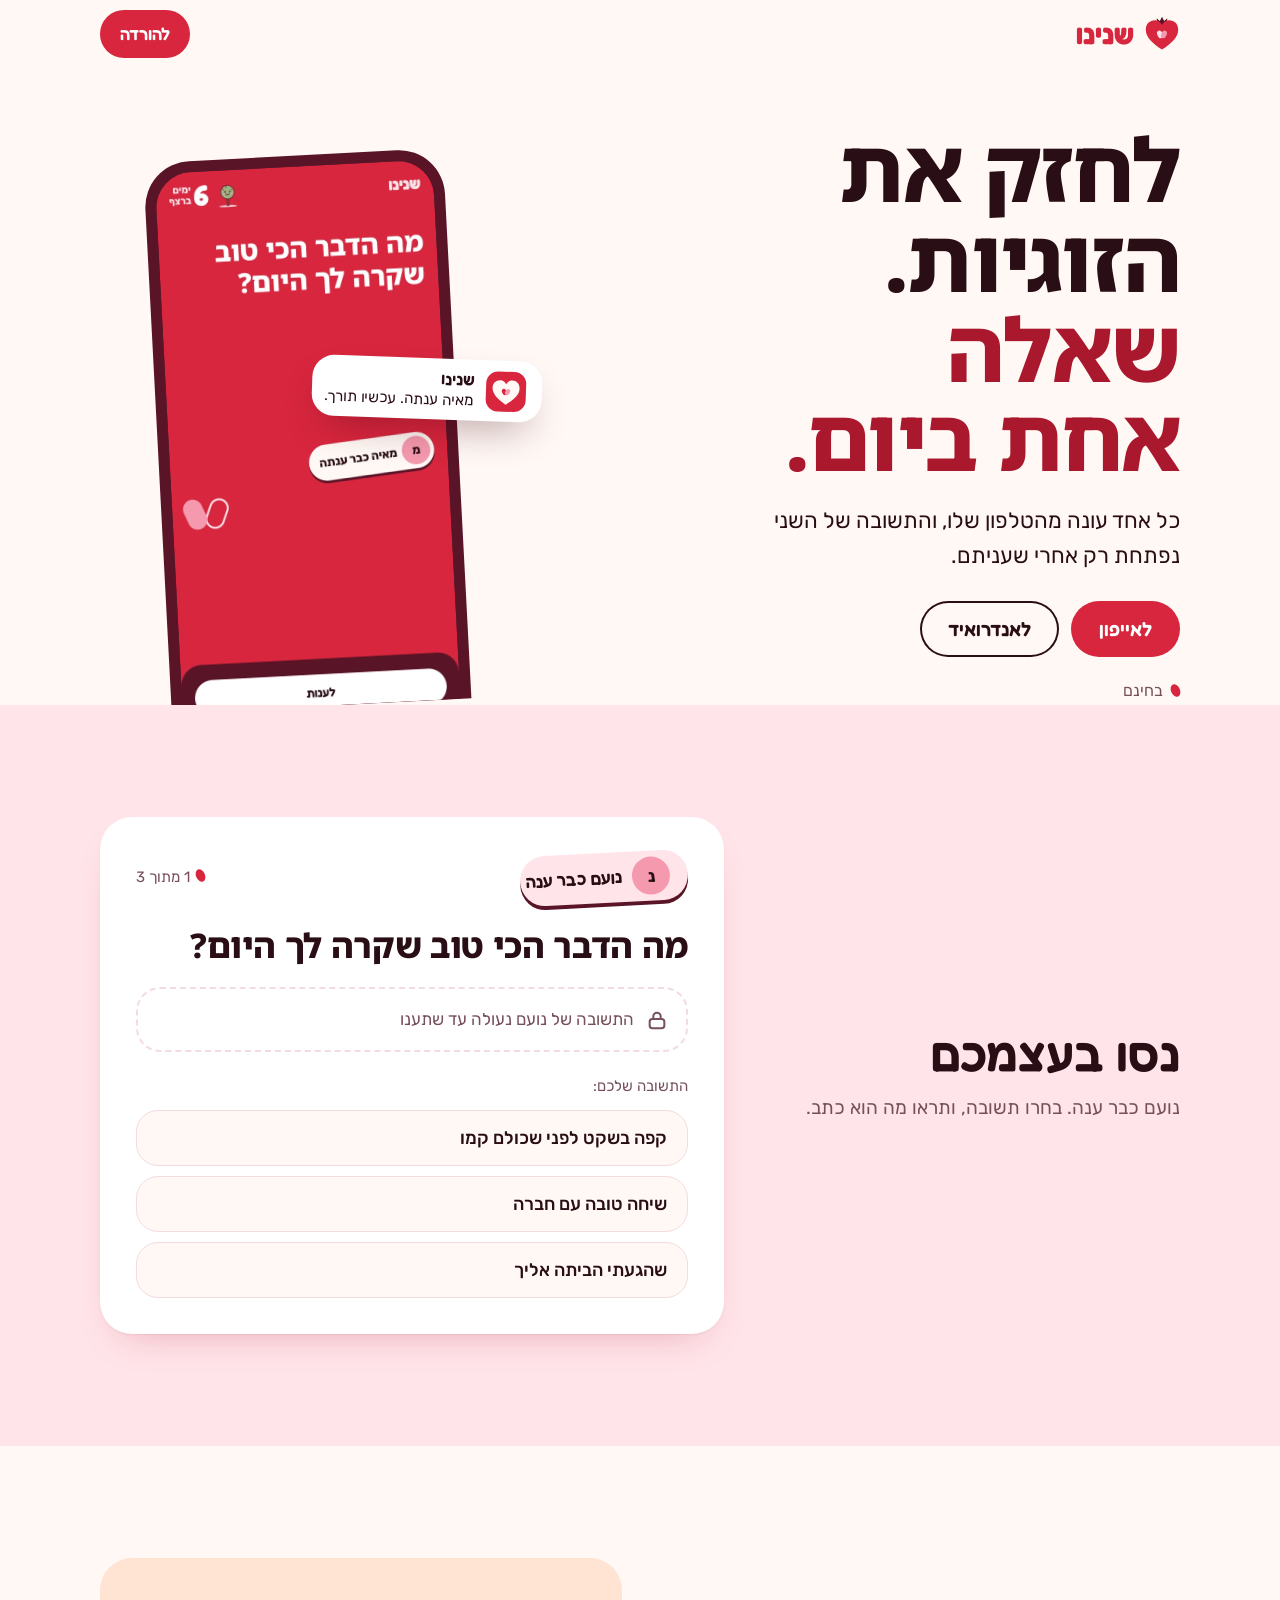
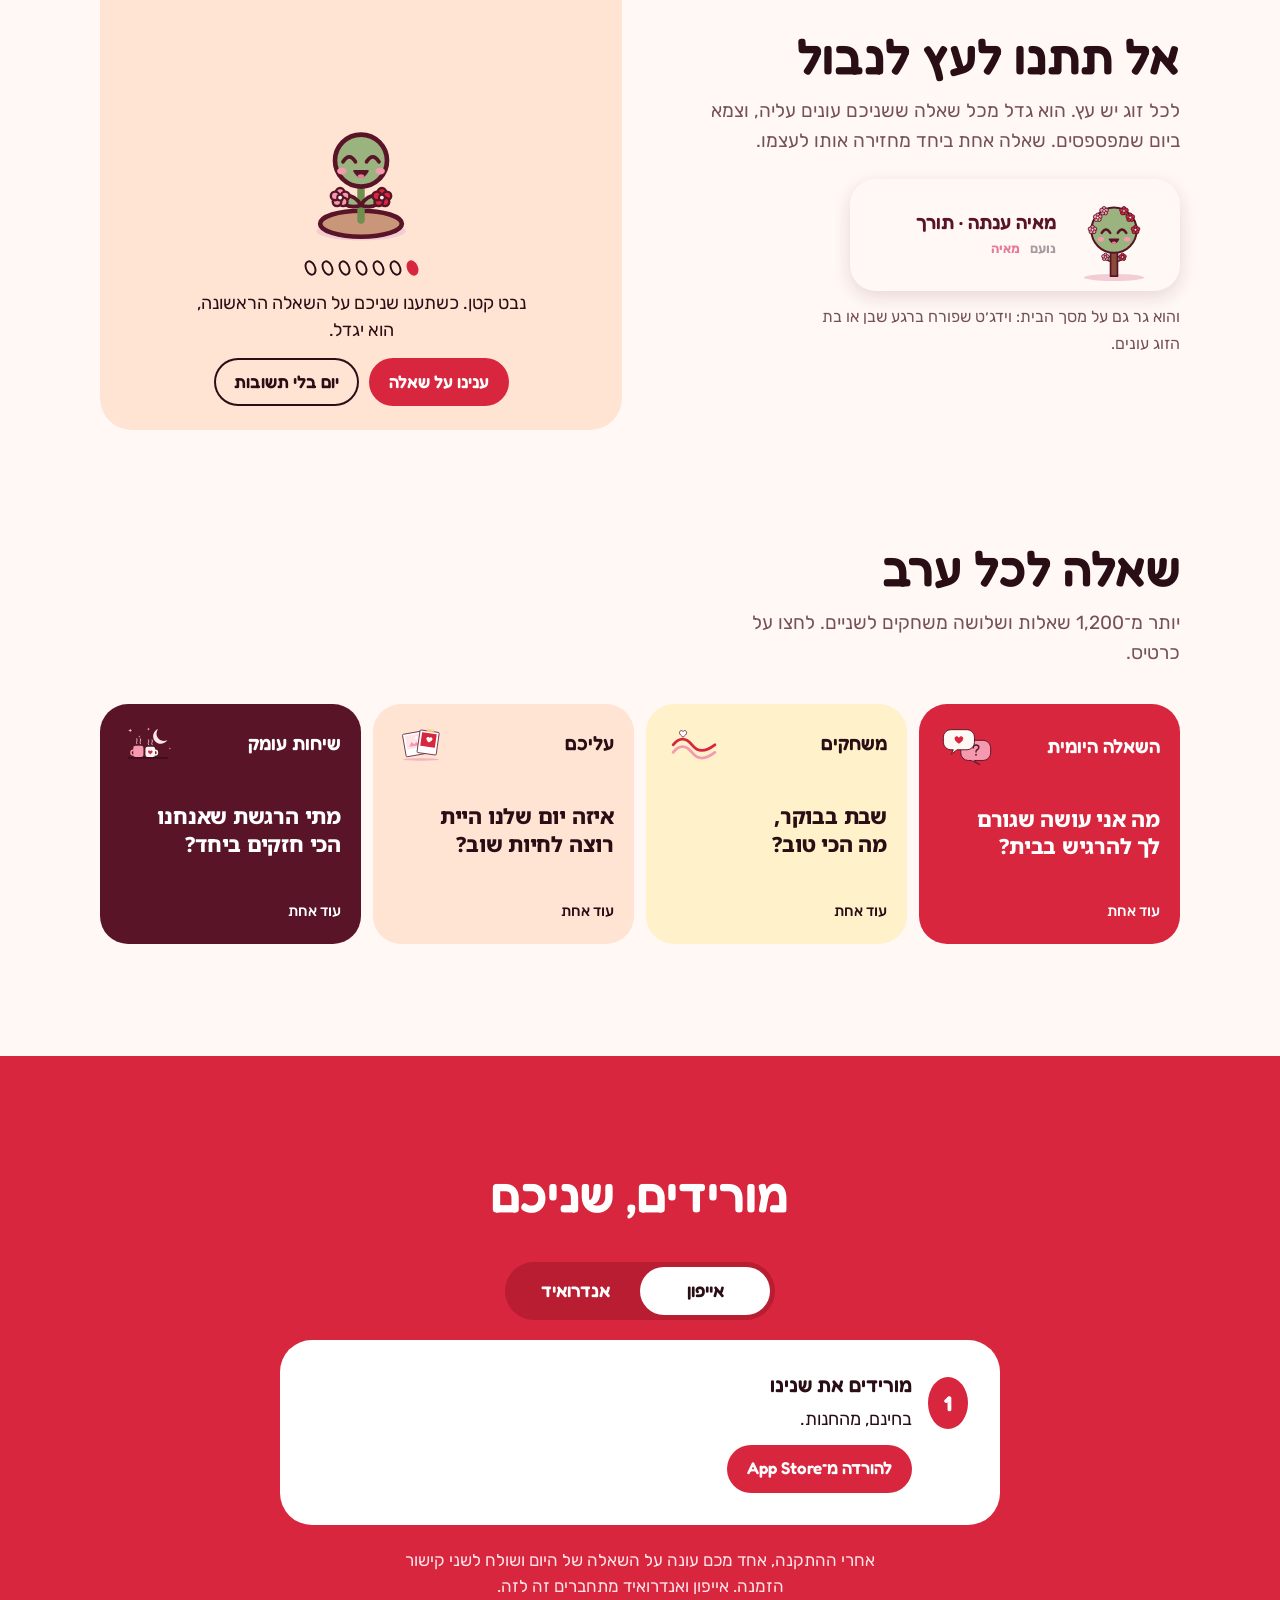
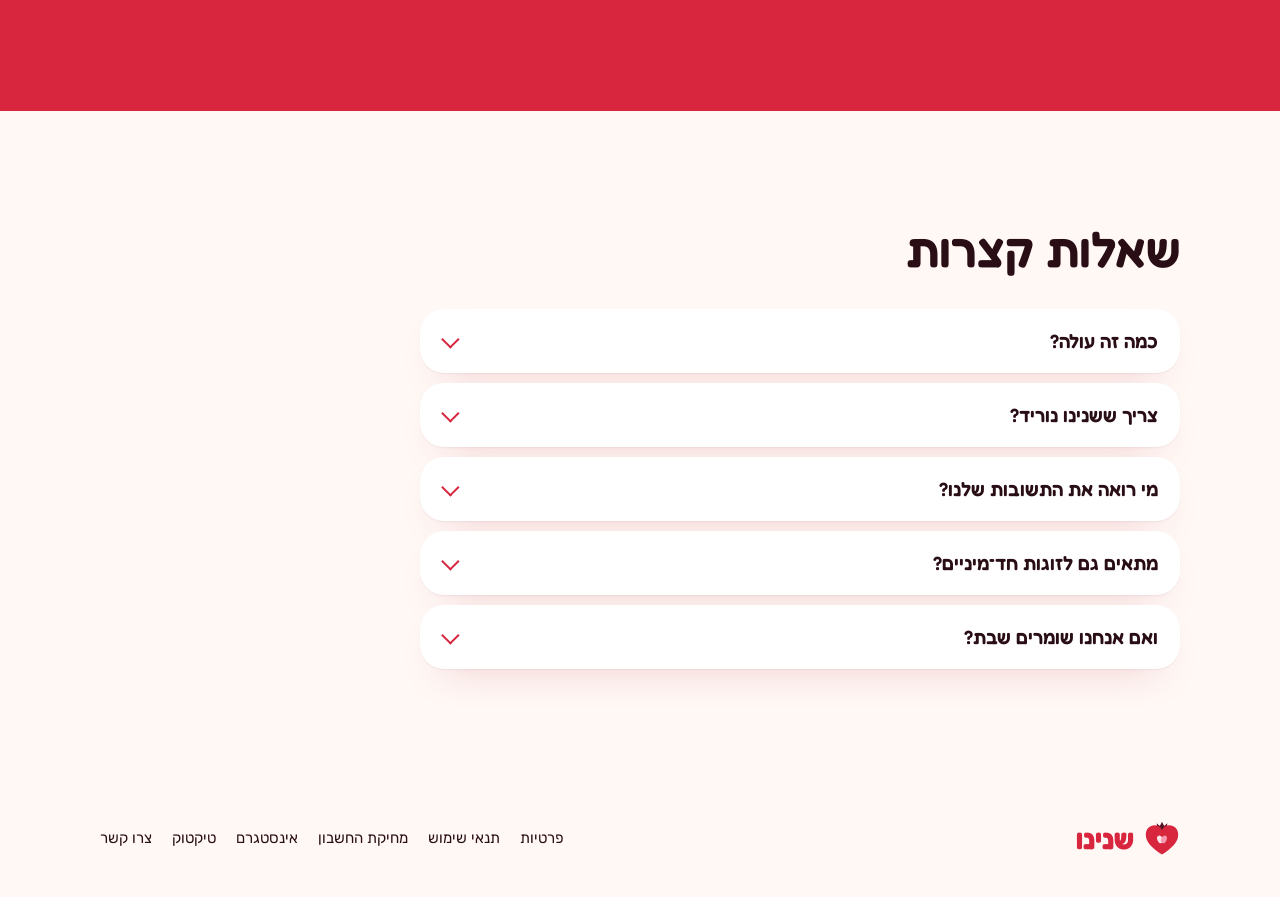
<file: index.html>
<!doctype html>
<html lang="he" dir="rtl">
<head>
<meta charset="utf-8">
<meta name="viewport" content="width=device-width, initial-scale=1, viewport-fit=cover">
<title>שנינו: אפליקציה לחיזוק הזוגיות, שאלה אחת ביום</title>
<meta name="description" content="אפליקציה לחיזוק הזוגיות, בעברית: כל יום מגיעה לשניכם אותה שאלה, והתשובות נפתחות רק כששניכם עניתם. וכל שאלה ששניכם עונים עליה מגדלת את העץ שלכם, גם על מסך הבית. לאייפון ולאנדרואיד.">
<link rel="canonical" href="https://shneinu.com/">
<link rel="alternate" hreflang="he-IL" href="https://shneinu.com/">
<link rel="alternate" hreflang="x-default" href="https://shneinu.com/">
<meta name="robots" content="index, follow, max-image-preview:large">
<link rel="icon" href="favicon.svg" type="image/svg+xml">
<link rel="apple-touch-icon" href="apple-touch-icon.png">
<meta name="theme-color" content="#FFF8F5" media="(prefers-color-scheme: light)">
<meta name="theme-color" content="#1A1012" media="(prefers-color-scheme: dark)">
<meta property="og:type" content="website">
<meta property="og:locale" content="he_IL">
<meta property="og:site_name" content="שנינו">
<meta property="og:url" content="https://shneinu.com/">
<meta property="og:title" content="שנינו: לחזק את הזוגיות, שאלה אחת ביום">
<meta property="og:description" content="כל יום אותה שאלה לשניכם, והתשובה של השני נפתחת רק אחרי שעניתם. לאייפון ולאנדרואיד, בחינם בפיילוט.">
<meta property="og:image" content="https://shneinu.com/og.png">
<meta property="og:image:width" content="1200">
<meta property="og:image:height" content="630">
<meta property="og:image:alt" content="הלוגו של שנינו, רימון בצורת לב, והכיתוב: לחזק את הזוגיות. שאלה אחת ביום.">
<meta name="twitter:card" content="summary_large_image">
<link rel="preconnect" href="https://fonts.googleapis.com">
<link rel="preconnect" href="https://fonts.gstatic.com" crossorigin>
<link rel="stylesheet" href="https://fonts.googleapis.com/css2?family=Fredoka:wght@600;700&family=Noto+Sans+Hebrew:wght@800&family=Rubik:wght@400;500;700&display=swap">
<link rel="preload" as="image" href="img/today.jpg" fetchpriority="high">
<link rel="stylesheet" href="style.css?v=4">
<script type="application/ld+json">
{
  "@context": "https://schema.org",
  "@graph": [
    {
      "@type": "Organization",
      "@id": "https://shneinu.com/#org",
      "name": "שנינו",
      "alternateName": "Shneinu",
      "url": "https://shneinu.com/",
      "logo": "https://shneinu.com/apple-touch-icon.png",
      "email": "shneinu.couple@gmail.com",
      "sameAs": ["https://www.instagram.com/shneinu.app/", "https://www.tiktok.com/@shneinu.app"]
    },
    {
      "@type": "WebSite",
      "@id": "https://shneinu.com/#site",
      "url": "https://shneinu.com/",
      "name": "שנינו",
      "alternateName": "Shneinu",
      "inLanguage": "he-IL",
      "publisher": { "@id": "https://shneinu.com/#org" }
    },
    {
      "@type": "MobileApplication",
      "name": "שנינו",
      "alternateName": "Shneinu",
      "description": "אפליקציה לחיזוק הזוגיות, בעברית: שאלה אחת ביום לשניכם, והתשובות נפתחות רק כששניכם עניתם.",
      "operatingSystem": "iOS, Android",
      "applicationCategory": "LifestyleApplication",
      "inLanguage": "he",
      "countriesSupported": "IL",
      "url": "https://shneinu.com/",
      "image": "https://shneinu.com/og.png",
      "publisher": { "@id": "https://shneinu.com/#org" },
      "offers": { "@type": "Offer", "price": "0", "priceCurrency": "ILS" }
    },
    {
      "@type": "FAQPage",
      "mainEntity": [
        { "@type": "Question", "name": "כמה זה עולה?", "acceptedAnswer": { "@type": "Answer", "text": "בפיילוט הכול פתוח בחינם, בלי הרשמה. גם אחרי ההשקה השאלה היומית תישאר בחינם, ומנוי אחד יספיק לשניכם." } },
        { "@type": "Question", "name": "צריך ששנינו נוריד?", "acceptedAnswer": { "@type": "Answer", "text": "כן, כל אחד בטלפון שלו. אפשר להתחיל לבד: עונים על השאלה של היום ושולחים לבן או בת הזוג קישור הזמנה מהאפליקציה. אייפון ואנדרואיד מתחברים זה לזה." } },
        { "@type": "Question", "name": "מי רואה את התשובות שלנו?", "acceptedAnswer": { "@type": "Answer", "text": "רק שניכם. התשובה של בן או בת הזוג נעולה עד שעניתם על אותה שאלה, וזה נאכף בשרת ולא רק במסך. אין פרסומות ואין כלי מעקב." } },
        { "@type": "Question", "name": "מתאים גם לזוגות חד־מיניים?", "acceptedAnswer": { "@type": "Answer", "text": "כן. כל אחד בוחר אם לפנות אליו בלשון זכר או נקבה, וכל שאלה נכתבה בשתיהן." } },
        { "@type": "Question", "name": "ואם אנחנו שומרים שבת?", "acceptedAnswer": { "@type": "Answer", "text": "מסמנים פעם אחת, ובשבת ובחגים אין התראות. הרצף והעץ מדלגים על הימים האלה." } }
      ]
    }
  ]
}
</script>
<style>
  :root { --peach: #FFE3D3; --butter: #FFF1C9; --hero: 'Noto Sans Hebrew', 'Rubik', 'Arial Hebrew', sans-serif; }
  .wrap { max-width: 1120px; margin: 0 auto; padding-inline: 20px; }
  .seed { display: inline-block; width: 9px; height: 13px; border-radius: 50%; background: currentColor; transform: rotate(-24deg); flex: none; }
  section { padding-block: clamp(64px, 9vw, 112px); }
  section[id] { scroll-margin-top: 72px; }
  h2 { font: 600 clamp(32px, 4.6vw, 48px)/1.12 var(--display); margin: 0 0 12px; text-wrap: balance; }
  .lead { font-size: 19px; line-height: 1.6; color: var(--muted); margin: 0; max-width: 40ch; }
  .q { font-family: var(--hero); font-weight: 800; letter-spacing: -.01em; text-wrap: balance; }

  /* Buttons: flat pills. Pressed, they darken and settle to 98%. */
  .btn { display: inline-flex; align-items: center; justify-content: center; gap: 10px; min-height: 56px; padding: 8px 28px; border-radius: 999px; font: 600 19px/1.2 var(--display); text-decoration: none; border: 0; cursor: pointer; transition: transform .3s ease, background-color .3s ease; -webkit-tap-highlight-color: transparent; }
  .btn:active { transform: scale(.98); }
  .btn-red { background: var(--red); color: var(--white); }
  .btn-red:active { background: var(--red-edge); }
  .btn-line { background: transparent; color: var(--ink); box-shadow: inset 0 0 0 2px var(--ink); }
  .btn-line:active { background: var(--blush); }
  .btn-white { background: var(--white); color: #2A0E15; }
  .btn-white:active { background: #FFE4E9; }
  .btn-ghost { background: transparent; color: var(--on-red); box-shadow: inset 0 0 0 2px var(--on-red); }
  .btn-ghost:active { background: var(--red-panel); }
  .btn-sm { min-height: 48px; padding: 6px 20px; font-size: 17px; }
  a:focus-visible, button:focus-visible, summary:focus-visible { outline: 3px solid var(--pink); outline-offset: 3px; }

  /* ------------------------------------------------------------ nav */
  .nav { position: sticky; top: 0; z-index: 10; background: var(--bg); }
  .nav .wrap { display: flex; align-items: center; justify-content: space-between; gap: 16px; min-height: 68px; }
  .brand { display: inline-flex; align-items: center; gap: 10px; text-decoration: none; color: var(--red); font: 700 28px/1 var(--display); }
  .brand svg { width: 36px; height: 36px; }

  /* ------------------------------------------------------------ hero */
  .hero { padding-top: clamp(24px, 5vw, 56px); padding-bottom: 0; overflow: hidden; }
  .hero .wrap { display: grid; gap: 40px; }
  @media (min-width: 920px) { .hero .wrap { grid-template-columns: 1.15fr .85fr; align-items: center; } }
  .hero h1 { font: 800 clamp(48px, 7.4vw, 88px)/1.02 var(--hero); margin: 0 0 20px; letter-spacing: -.02em; text-wrap: balance; }
  .hero h1 span { display: block; color: var(--accent-text); }
  .hero .lead { font-size: clamp(19px, 2vw, 22px); color: var(--ink); max-width: 30ch; }
  .cta { display: flex; flex-wrap: wrap; gap: 12px; margin-top: 28px; }
  .chips { display: flex; flex-wrap: wrap; gap: 8px 18px; margin: 20px 0 0; padding: 0; list-style: none; color: var(--muted); font-size: 16px; }
  .chips li { display: inline-flex; align-items: center; gap: 8px; }
  .chips .seed { color: var(--red); }

  .stage { position: relative; display: flex; justify-content: center; padding: 8px 0 0; }
  .phone { width: min(300px, 74vw); background: var(--wine); border-radius: 46px 46px 0 0; padding: 11px 11px 0; transform: rotate(-3deg) translateY(12px); transform-origin: bottom center; }
  .phone img { display: block; width: 100%; height: auto; aspect-ratio: 600 / 1300; object-fit: cover; object-position: top; border-radius: 36px 36px 0 0; max-height: 540px; }
  .ping { position: absolute; top: 40%; inset-inline-start: max(0px, calc(50% - 230px)); background: var(--surface); color: var(--ink); border-radius: 22px; padding: 10px 16px 10px 12px; display: flex; align-items: center; gap: 12px; box-shadow: 0 18px 40px -16px rgba(60, 0, 12, .45); font-size: 15px; line-height: 1.35; max-width: 240px; transform: rotate(2deg); }
  .ping b { display: block; font: 600 16px/1.3 var(--display); }
  .ping .icon { width: 40px; height: 40px; border-radius: 12px; background: var(--red); display: grid; place-items: center; flex: none; }
  .ping .icon svg { width: 30px; height: 30px; }
  .js .ping { opacity: 0; translate: 0 -12px; transition: opacity .5s ease 1.2s, translate .5s ease 1.2s; }
  .js .ping.in { opacity: 1; translate: 0 0; }

  /* ------------------------------------------------------------ try it */
  .try { background: var(--blush); }
  .try .wrap { display: grid; gap: 40px; }
  @media (min-width: 920px) { .try .wrap { grid-template-columns: .8fr 1.2fr; align-items: center; } }
  .demo { background: var(--surface); border-radius: 32px; padding: clamp(22px, 4vw, 36px); box-shadow: var(--shadow); display: grid; gap: 22px; min-height: 470px; align-content: start; }
  .demo-top { display: flex; align-items: center; justify-content: space-between; gap: 12px; }
  .demo .count { font-size: 15px; color: var(--muted); }
  .demo .count .seed { color: var(--red); margin-inline-end: 6px; }
  .demo .q { font-size: clamp(26px, 3.6vw, 34px); line-height: 1.2; margin: 0; }
  .sticker { display: inline-flex; align-items: center; gap: 10px; background: var(--blush); color: var(--ink); border-radius: 999px; padding: 6px 18px 6px 6px; box-shadow: 0 4px 0 var(--wine); transform: rotate(-3deg); font: 600 17px/1.2 var(--display); width: fit-content; }
  .avatar { width: 38px; height: 38px; border-radius: 50%; background: var(--pink); color: #2A0E15; display: grid; place-items: center; font: 700 17px/1 var(--body); flex: none; }
  .locked { display: flex; align-items: center; gap: 12px; border: 2px dashed var(--line); border-radius: 24px; padding: 16px 18px; color: var(--muted); font-size: 17px; }
  .locked svg { width: 22px; height: 22px; flex: none; }
  .picks { display: grid; gap: 10px; }
  .picks p { margin: 0; font-size: 15px; color: var(--muted); }
  .pick { font: 500 18px/1.35 var(--body); text-align: start; min-height: 56px; padding: 12px 20px; border-radius: 22px; border: 1.5px solid var(--line); background: var(--bg); color: var(--ink); cursor: pointer; transition: transform .3s ease, border-color .3s ease, background-color .3s ease; }
  .pick:hover { border-color: var(--pink); }
  .pick:active { transform: scale(.98); }

  .opened { display: grid; gap: 18px; }
  .opened[hidden], .picks[hidden], .locked[hidden] { display: none; }
  .merge { display: flex; align-items: center; gap: 14px; font: 600 22px/1.2 var(--display); }
  .merge svg { width: 56px; height: 56px; flex: none; }
  .merge .sa, .merge .sb { transition: transform .5s cubic-bezier(.3, 1.3, .5, 1); }
  .merge:not(.in) .sa { transform: translateX(-30px); }
  .merge:not(.in) .sb { transform: translateX(30px); }
  .theirs { font: 500 24px/1.45 var(--body); margin: 0; }
  .who { font-size: 15px; color: var(--muted); margin: 0 0 4px; display: flex; align-items: center; gap: 8px; }
  .who .avatar { width: 28px; height: 28px; font-size: 14px; }
  .reacts { display: flex; flex-wrap: wrap; gap: 6px; }
  .react { width: 48px; height: 48px; border-radius: 50%; border: 1.5px solid var(--line); background: var(--bg); font-size: 24px; cursor: pointer; display: grid; place-items: center; transition: transform .3s cubic-bezier(.3, 1.6, .5, 1), background-color .3s ease, border-color .3s ease; }
  .react svg { width: 28px; height: 26px; }
  .react[aria-pressed="true"] { background: var(--blush); border-color: var(--red); transform: scale(1.12); }
  .mine { align-self: start; background: var(--blush); border-radius: 22px 22px 22px 6px; padding: 12px 18px; font-size: 17px; line-height: 1.45; width: fit-content; max-width: 100%; }
  .mine small { display: block; font-size: 15px; color: var(--muted); }

  /* ------------------------------------------------------------ tree */
  .tree .wrap { display: grid; gap: 36px; }
  @media (min-width: 920px) { .tree .wrap { grid-template-columns: 1fr 1fr; align-items: center; } }
  .garden { background: var(--peach); border-radius: 32px; padding: 28px 20px 24px; display: grid; justify-items: center; gap: 14px; color: #2A0E15; }
  .garden img { width: min(260px, 64vw); height: auto; aspect-ratio: 1; }
  .garden img.pop { animation: pop .45s cubic-bezier(.3, 1.5, .5, 1); }
  @keyframes pop { from { transform: scale(.9); } to { transform: none; } }
  .seeds { display: flex; gap: 6px; color: #2A0E15; }
  .seeds .seed { width: 11px; height: 16px; background: transparent; box-shadow: inset 0 0 0 2px #2A0E15; }
  .seeds .seed.on { background: #D7263D; box-shadow: none; }
  .tree-line { margin: 0; font-size: 18px; line-height: 1.5; text-align: center; min-height: 2.9em; max-width: 30ch; }
  .tree .row { display: flex; flex-wrap: wrap; gap: 10px; justify-content: center; }
  .tree .row .btn-line { color: #2A0E15; box-shadow: inset 0 0 0 2px #2A0E15; }
  .tree .row .btn-line:active { background: #FFD2BD; }
  .widget { display: flex; align-items: center; gap: 10px; background: #FFF8F5; border-radius: 26px; padding: 8px 18px 8px 8px; margin-top: 22px; max-width: 330px; box-shadow: 0 6px 18px rgba(90,20,40,.14); }
  .widget img { width: 96px; height: 96px; }
  .widget b { display: block; font: 600 19px/24px var(--display, inherit); color: #5A1428; }
  .widget span { display: flex; gap: 10px; margin-top: 4px; } .widget i { font-style: normal; font-weight: 700; font-size: 13px; } .widget .me { color: #A89AA0; } .widget .her { color: #E8799A; }
  .widget-line { margin: 12px 0 0; color: var(--muted); font-size: 16px; max-width: 36ch; }
  .reset { background: none; border: 0; color: #76505A; font: 500 15px var(--body); cursor: pointer; min-height: 44px; text-decoration: underline; text-underline-offset: 3px; }

  /* ------------------------------------------------------------ packs */
  .tiles { display: grid; grid-template-columns: 1fr 1fr; gap: 12px; margin-top: 36px; }
  @media (min-width: 920px) { .tiles { grid-template-columns: repeat(4, 1fr); } }
  .tile { position: relative; border: 0; border-radius: 28px; padding: 20px; min-height: 240px; display: grid; align-content: space-between; gap: 16px; text-align: start; cursor: pointer; overflow: hidden; transition: transform .3s ease; font: inherit; }
  .tile:active { transform: scale(.98); }
  .tile .name { font: 600 19px/1.2 var(--display); display: flex; align-items: center; justify-content: space-between; gap: 8px; }
  .tile .name img { width: 56px; height: auto; }
  .tile .q { font-size: clamp(18px, 2.2vw, 21px); line-height: 1.3; display: block; transition: opacity .25s ease, translate .25s ease; }
  .tile .q.out { opacity: 0; translate: 0 8px; }
  .tile .more { font-size: 15px; font-weight: 500; display: inline-flex; align-items: center; gap: 6px; }
  .tile.red { background: #D7263D; color: #FFFFFF; }
  .tile.butter { background: var(--butter); color: #2A0E15; }
  .tile.peach { background: var(--peach); color: #2A0E15; }
  .tile.wine { background: #5A1428; color: #FFFFFF; }
  .note { margin: 20px 0 0; color: var(--muted); font-size: 16px; display: flex; align-items: center; gap: 10px; }
  .note .seed { color: var(--red); }

  /* ------------------------------------------------------------ get it */
  .get { background: var(--red); color: var(--on-red); }
  .get .wrap { max-width: 760px; text-align: center; display: grid; justify-items: center; gap: 0; }
  .get .lead { color: var(--on-red-soft); margin-inline: auto; }
  .switch { display: inline-grid; grid-template-columns: 1fr 1fr; background: var(--red-panel); border-radius: 999px; padding: 5px; margin: 28px 0 20px; }
  .switch button { min-height: 48px; min-width: 130px; padding: 4px 20px; border: 0; border-radius: 999px; background: transparent; color: var(--on-red); font: 600 18px/1.2 var(--display); cursor: pointer; transition: background-color .3s ease, color .3s ease; }
  .switch button[aria-selected="true"] { background: var(--white); color: #2A0E15; }
  .how { width: 100%; background: var(--surface); color: var(--ink); border-radius: 32px; padding: clamp(22px, 4vw, 32px); text-align: start; display: grid; gap: 18px; }
  .how[hidden] { display: none; }
  .how ol { list-style: none; margin: 0; padding: 0; display: grid; gap: 18px; counter-reset: s; }
  .how li { display: grid; grid-template-columns: auto 1fr; gap: 6px 16px; align-items: center; counter-increment: s; }
  .how li::before { content: counter(s); grid-row: span 2; width: 40px; height: 52px; border-radius: 50%; background: var(--red); color: var(--white); display: grid; place-items: center; font: 700 21px/1 var(--display); }
  .how li b { font: 600 20px/1.3 var(--display); }
  .how li .btn { grid-column: 2; justify-self: start; margin-top: 4px; }
  .how .fine { margin: 0; font-size: 15px; line-height: 1.5; color: var(--muted); }
  .then { margin: 22px 0 0; color: var(--on-red-soft); font-size: 17px; line-height: 1.55; max-width: 44ch; }
  .stores { display: none; flex-wrap: wrap; gap: 12px; justify-content: center; margin-top: 28px; }
  html.launched .pilot-only { display: none !important; }
  html.launched .stores { display: flex; }
  html.launched .stores:empty { display: none; }

  /* ------------------------------------------------------------ faq */
  .faq { display: grid; gap: 10px; margin-top: 32px; max-width: 760px; }
  .faq details { background: var(--surface); border-radius: 24px; padding: 0 22px; box-shadow: var(--shadow); }
  .faq summary { list-style: none; cursor: pointer; min-height: 64px; display: flex; align-items: center; justify-content: space-between; gap: 16px; font: 600 19px/1.35 var(--display); padding-block: 12px; }
  .faq summary::-webkit-details-marker { display: none; }
  .faq summary::after { content: ''; width: 11px; height: 11px; border-inline-end: 2.5px solid var(--red); border-bottom: 2.5px solid var(--red); transform: rotate(-45deg) translateY(-3px); transition: transform .3s ease; flex: none; margin-inline-end: 4px; }
  .faq details[open] summary::after { transform: rotate(135deg) translateY(-3px); }
  .faq details p { margin: 0 0 18px; font-size: 17px; line-height: 1.6; color: var(--muted); }

  .site-foot { padding-block: 36px; font-size: 15px; }
  .site-foot .wrap { display: flex; flex-wrap: wrap; gap: 12px 28px; align-items: center; justify-content: space-between; }
  .site-foot nav { display: flex; flex-wrap: wrap; gap: 0 20px; }
  .site-foot a { color: var(--ink); text-decoration: none; display: inline-flex; min-height: 44px; align-items: center; }
  .site-foot a:hover { color: var(--accent-text); }
  .site-foot .brand { color: var(--red); }

  @media (prefers-reduced-motion: reduce) {
    .btn, .pick, .react, .tile, .tile .q, .switch button, .faq summary::after { transition: none; }
    .merge .sa, .merge .sb { transition: none; transform: none !important; }
    .js .ping { transition: none; }
    .garden img.pop { animation: none; }
  }
</style>
<script>document.documentElement.classList.add('js');</script>
</head>
<body>

<header class="nav">
  <div class="wrap">
    <a href="./" class="brand" aria-label="שנינו, לעמוד הבית"><svg viewBox="0 0 100 100" aria-hidden="true"><path d="M39 28 L35 6 L44 14 L50 2 L56 14 L65 6 L61 28 Z" fill="#5A1428"/><path d="M50 93 C22 75 5 58 5 38 C5 22 16 12 30 12 C39 12 46 17 50 25 C54 17 61 12 70 12 C84 12 95 22 95 38 C95 58 78 75 50 93 Z" fill="#D7263D"/><ellipse cx="44.5" cy="51" rx="7.5" ry="11" transform="rotate(-24 44.5 51)" fill="#FFE4E9"/><ellipse cx="55.5" cy="51" rx="7.5" ry="11" transform="rotate(24 55.5 51)" fill="#F59AAE"/></svg><span>שנינו</span></a>
    <a href="#get" class="btn btn-red btn-sm">להורדה</a>
  </div>
</header>

<main>
<section class="hero">
  <div class="wrap">
    <div>
      <h1>לחזק את הזוגיות. <span>שאלה אחת ביום.</span></h1>
      <p class="lead">כל אחד עונה מהטלפון שלו, והתשובה של השני נפתחת רק אחרי שעניתם.</p>
      <div class="cta" data-cta>
        <a class="btn btn-red" href="#get" data-os="ios">לאייפון</a>
        <a class="btn btn-line" href="#get" data-os="android">לאנדרואיד</a>
      </div>
      <ul class="chips" aria-label="בקצרה">
        <li class="pilot-only"><span class="seed" aria-hidden="true"></span>פיילוט פתוח</li>
        <li><span class="seed" aria-hidden="true"></span>בחינם</li>
        <li class="pilot-only"><span class="seed" aria-hidden="true"></span>בלי הרשמה</li>
      </ul>
    </div>
    <div class="stage">
      <div class="phone"><img src="img/today.jpg" width="600" height="1300" alt="מסך היום באפליקציה: השאלה ״מה הדבר הכי טוב שקרה לך היום?״ על אדום, ומדבקה שמאיה כבר ענתה." fetchpriority="high"></div>
      <div class="ping" aria-hidden="true"><span class="icon"><svg viewBox="0 0 100 100"><path d="M50 93 C22 75 5 58 5 38 C5 22 16 12 30 12 C39 12 46 17 50 25 C54 17 61 12 70 12 C84 12 95 22 95 38 C95 58 78 75 50 93 Z" fill="#FFF8F5"/><ellipse cx="44.5" cy="51" rx="7.5" ry="11" transform="rotate(-24 44.5 51)" fill="#D7263D"/><ellipse cx="55.5" cy="51" rx="7.5" ry="11" transform="rotate(24 55.5 51)" fill="#F59AAE"/></svg></span><span><b>שנינו</b>מאיה ענתה. עכשיו תורך.</span></div>
    </div>
  </div>
</section>

<section class="try" id="try">
  <div class="wrap">
    <div>
      <h2>נסו בעצמכם</h2>
      <p class="lead">נועם כבר ענה. בחרו תשובה, ותראו מה הוא כתב.</p>
    </div>
    <div class="demo" aria-live="polite">
      <div class="demo-top">
        <span class="sticker"><span class="avatar" aria-hidden="true">נ</span>נועם כבר ענה</span>
        <span class="count"><span class="seed" aria-hidden="true"></span><span id="demo-n">1</span> מתוך 3</span>
      </div>
      <p class="q" id="demo-q"></p>
      <div class="locked" id="demo-locked"><svg viewBox="0 0 24 24" fill="none" stroke="currentColor" stroke-width="2.2" stroke-linecap="round" aria-hidden="true"><rect x="4" y="11" width="16" height="10" rx="3"/><path d="M8 11V8a4 4 0 0 1 8 0v3"/></svg>התשובה של נועם נעולה עד שתענו</div>
      <div class="picks" id="demo-picks"><p>התשובה שלכם:</p></div>
      <div class="opened" id="demo-open" hidden>
        <div class="merge" id="demo-merge"><svg viewBox="0 0 100 100" aria-hidden="true"><path d="M39 28 L35 6 L44 14 L50 2 L56 14 L65 6 L61 28 Z" fill="#5A1428"/><path d="M50 93 C22 75 5 58 5 38 C5 22 16 12 30 12 C39 12 46 17 50 25 C54 17 61 12 70 12 C84 12 95 22 95 38 C95 58 78 75 50 93 Z" fill="#D7263D"/><ellipse class="sa" cx="44.5" cy="51" rx="7.5" ry="11" transform="rotate(-24 44.5 51)" fill="#FFE4E9"/><ellipse class="sb" cx="55.5" cy="51" rx="7.5" ry="11" transform="rotate(24 55.5 51)" fill="#F59AAE"/></svg><span>שניכם עניתם</span></div>
        <div>
          <p class="who"><span class="avatar" aria-hidden="true">נ</span>נועם</p>
          <p class="theirs" id="demo-theirs"></p>
        </div>
        <div class="reacts" role="group" aria-label="להגיב לתשובה של נועם">
          <button class="react" type="button" aria-pressed="false" aria-label="לב">❤️</button>
          <button class="react" type="button" aria-pressed="false" aria-label="צחוק">😂</button>
          <button class="react" type="button" aria-pressed="false" aria-label="דמעה">🥲</button>
          <button class="react" type="button" aria-pressed="false" aria-label="אש">🔥</button>
          <button class="react" type="button" aria-pressed="false" aria-label="חיבוק"><svg viewBox="0 0 28 26" aria-hidden="true"><ellipse cx="11" cy="13" rx="6" ry="9" transform="rotate(-24 11 13)" fill="#D7263D"/><ellipse cx="17" cy="13" rx="6" ry="9" transform="rotate(24 17 13)" fill="#F59AAE"/></svg></button>
        </div>
        <p class="mine"><small>התשובה שלכם</small><span id="demo-mine"></span></p>
        <button class="btn btn-red" type="button" id="demo-next">עוד שאלה</button>
      </div>
    </div>
  </div>
</section>

<section class="tree" id="tree">
  <div class="wrap">
    <div>
      <h2>אל תתנו לעץ לנבול</h2>
      <p class="lead">לכל זוג יש עץ. הוא גדל מכל שאלה ששניכם עונים עליה, וצמא ביום שמפספסים. שאלה אחת ביחד מחזירה אותו לעצמו.</p>
      <div class="widget" aria-hidden="true"><img src="art/tree/5-0.svg" width="96" height="96" alt=""><div><b>מאיה ענתה · תורך</b><span><i class="me">נועם</i><i class="her">מאיה</i></span></div></div>
      <p class="widget-line">והוא גר גם על מסך הבית: וידג׳ט שפורח ברגע שבן או בת הזוג עונים.</p>
    </div>
    <div class="garden">
      <img id="tree-img" src="art/tree/1-0.svg" width="260" height="260" alt="">
      <div class="seeds" id="tree-seeds" aria-hidden="true"></div>
      <p class="tree-line" id="tree-line" aria-live="polite"></p>
      <div class="row">
        <button class="btn btn-red btn-sm" type="button" id="tree-grow">ענינו על שאלה</button>
        <button class="btn btn-line btn-sm" type="button" id="tree-miss">יום בלי תשובות</button>
      </div>
      <button class="reset" type="button" id="tree-reset" hidden>מההתחלה</button>
    </div>
  </div>
</section>

<section class="packs" id="packs" style="padding-top: 0">
  <div class="wrap">
    <h2>שאלה לכל ערב</h2>
    <p class="lead">יותר מ־1,200 שאלות ושלושה משחקים לשניים. לחצו על כרטיס.</p>
    <div class="tiles">
      <button class="tile red" type="button" data-pack="daily"><span class="name">השאלה היומית<img src="art/bubbles.svg" alt="" width="56" height="51"></span><span class="q"></span><span class="more">עוד אחת</span></button>
      <button class="tile butter" type="button" data-pack="play"><span class="name">משחקים<img src="art/match.svg" alt="" width="56" height="51"></span><span class="q"></span><span class="more">עוד אחת</span></button>
      <button class="tile peach" type="button" data-pack="us"><span class="name">עליכם<img src="art/memories.svg" alt="" width="56" height="51"></span><span class="q"></span><span class="more">עוד אחת</span></button>
      <button class="tile wine" type="button" data-pack="deep"><span class="name">שיחות עומק<img src="art/deep.svg" alt="" width="56" height="51"></span><span class="q"></span><span class="more">עוד אחת</span></button>
    </div>
    <p class="note pilot-only"><span class="seed" aria-hidden="true"></span>בפיילוט הכול פתוח בחינם.</p>
  </div>
</section>

<section class="get" id="get">
  <div class="wrap">
    <h2>מורידים, שניכם</h2>
    <p class="lead pilot-only">שנינו עוד לא בחנויות. בפיילוט מקבלים את האפליקציה המלאה, בחינם ובלי הרשמה.</p>
    <div class="switch" role="tablist" aria-label="איזה טלפון">
      <button type="button" role="tab" id="tab-ios" aria-controls="how-ios" aria-selected="true">אייפון</button>
      <button type="button" role="tab" id="tab-android" aria-controls="how-android" aria-selected="false">אנדרואיד</button>
    </div>
    <div class="how" id="how-ios" role="tabpanel" aria-labelledby="tab-ios">
      <ol>
        <li><b>מתקינים את TestFlight</b><span>האפליקציה של אפל לגרסאות לפני החנות.</span><a class="btn btn-line btn-sm" href="https://apps.apple.com/app/testflight/id899247664">TestFlight ב־App Store</a></li>
        <li><b>מתקינים את שנינו</b><span>מהקישור, באייפון.</span><a class="btn btn-red btn-sm" href="https://testflight.apple.com/join/8ZF1aGgc">להתקנה באייפון</a></li>
      </ol>
    </div>
    <div class="how" id="how-android" role="tabpanel" aria-labelledby="tab-android" hidden>
      <ol>
        <li><b>מצטרפים לקבוצת הבודקים</b><span>עם חשבון Google שבטלפון. זו רק הרשימה ש־Google צריכה.</span><a class="btn btn-line btn-sm" href="https://groups.google.com/g/shneinu-testers">להצטרף לקבוצה</a></li>
        <li><b>מתקינים מ־Google Play</b><span>״להצטרף לבדיקה״, ואז להתקנה.</span><a class="btn btn-red btn-sm" href="https://play.google.com/apps/testing/com.shneinu.app">להתקנה באנדרואיד</a></li>
      </ol>
      <p class="fine">אם Google Play אומרת שהאפליקציה לא זמינה, כדאי לחכות כמה דקות אחרי ההצטרפות לקבוצה ולנסות שוב.</p>
    </div>
    <div class="stores" data-stores></div>
    <p class="then">אחרי ההתקנה, אחד מכם עונה על השאלה של היום ושולח לשני קישור הזמנה. אייפון ואנדרואיד מתחברים זה לזה.</p>
  </div>
</section>

<section id="faq">
  <div class="wrap">
    <h2>שאלות קצרות</h2>
    <div class="faq">
      <details><summary>כמה זה עולה?</summary><p><span class="pilot-only">בפיילוט הכול פתוח בחינם, בלי הרשמה. </span>השאלה היומית תמיד בחינם, ומנוי אחד יספיק לשניכם.</p></details>
      <details><summary>צריך ששנינו נוריד?</summary><p>כן, כל אחד בטלפון שלו. אפשר להתחיל לבד: עונים על השאלה של היום ושולחים לבן או בת הזוג קישור הזמנה מהאפליקציה. אייפון ואנדרואיד מתחברים זה לזה.</p></details>
      <details><summary>מי רואה את התשובות שלנו?</summary><p>רק שניכם. התשובה של בן או בת הזוג נעולה עד שעניתם על אותה שאלה, וזה נאכף בשרת ולא רק במסך. אין פרסומות ואין כלי מעקב. הפרטים ב<a href="privacy.html">מדיניות הפרטיות</a>.</p></details>
      <details><summary>מתאים גם לזוגות חד־מיניים?</summary><p>כן. כל אחד בוחר אם לפנות אליו בלשון זכר או נקבה, וכל שאלה נכתבה בשתיהן.</p></details>
      <details><summary>ואם אנחנו שומרים שבת?</summary><p>מסמנים פעם אחת, ובשבת ובחגים אין התראות. הרצף והעץ מדלגים על הימים האלה.</p></details>
    </div>
  </div>
</section>
</main>

<footer class="site-foot">
  <div class="wrap">
    <a href="./" class="brand"><svg viewBox="0 0 100 100" aria-hidden="true"><path d="M39 28 L35 6 L44 14 L50 2 L56 14 L65 6 L61 28 Z" fill="#5A1428"/><path d="M50 93 C22 75 5 58 5 38 C5 22 16 12 30 12 C39 12 46 17 50 25 C54 17 61 12 70 12 C84 12 95 22 95 38 C95 58 78 75 50 93 Z" fill="#D7263D"/><ellipse cx="44.5" cy="51" rx="7.5" ry="11" transform="rotate(-24 44.5 51)" fill="#FFE4E9"/><ellipse cx="55.5" cy="51" rx="7.5" ry="11" transform="rotate(24 55.5 51)" fill="#F59AAE"/></svg><span>שנינו</span></a>
    <nav aria-label="קישורים">
      <a href="privacy.html">פרטיות</a>
      <a href="terms.html">תנאי שימוש</a>
      <a href="delete-account.html">מחיקת החשבון</a>
      <a href="https://www.instagram.com/shneinu.app/" rel="me">אינסטגרם</a>
      <a href="https://www.tiktok.com/@shneinu.app" rel="me">טיקטוק</a>
      <a href="mailto:shneinu.couple@gmail.com">צרו קשר</a>
    </nav>
  </div>
</footer>

<script>
// After launch: put the store links here. With both, the pilot steps give way
// to store buttons, this phone's store first. With one (iPhone first, while
// Android is still in Google's test), that phone's tab gets its store button
// and the other keeps its test steps.
const STORES = { ios: 'https://apps.apple.com/il/app/id6822863523', android: '' };

const ua = navigator.userAgent;
const phone = /android/i.test(ua) ? 'android' : /iphone|ipad|ipod/i.test(ua) ? 'ios' : null;
const calm = matchMedia('(prefers-reduced-motion: reduce)').matches;
const $ = (id) => document.getElementById(id);

// ------------------------------------------------------------ download
function showOs(os) {
  for (const o of ['ios', 'android']) {
    $('tab-' + o).setAttribute('aria-selected', String(o === os));
    $('how-' + o).hidden = o !== os;
  }
}
for (const o of ['ios', 'android']) $('tab-' + o).addEventListener('click', () => showOs(o));
for (const a of document.querySelectorAll('[data-os]')) a.addEventListener('click', () => showOs(a.dataset.os));
if (phone) {
  showOs(phone);
  // This phone's button goes first.
  const cta = document.querySelector('[data-cta]');
  const mine = cta.querySelector(`[data-os="${phone}"]`);
  cta.prepend(mine);
  for (const a of cta.children) a.className = 'btn ' + (a === mine ? 'btn-red' : 'btn-line');
}
if (STORES.ios || STORES.android) {
  document.documentElement.classList.add('launched');
  const label = { ios: 'להורדה מ־App Store', android: 'להורדה מ־Google Play' };
  if (STORES.ios && STORES.android) {
    document.querySelector('.get .switch').style.display = 'none';
    for (const o of ['ios', 'android']) $('how-' + o).style.display = 'none';
    const order = phone === 'android' ? ['android', 'ios'] : ['ios', 'android'];
    for (const store of order) {
      const a = document.createElement('a');
      a.className = 'btn btn-white';
      a.href = STORES[store];
      a.textContent = label[store];
      document.querySelector('[data-stores]').append(a);
    }
  } else {
    for (const store of ['ios', 'android']) {
      if (!STORES[store]) continue;
      $('how-' + store).innerHTML = '<ol><li><b>מורידים את שנינו</b><span>בחינם, מהחנות.</span><a class="btn btn-red btn-sm"></a></li></ol>';
      const a = $('how-' + store).querySelector('a');
      a.href = STORES[store];
      a.textContent = label[store];
    }
  }
}

// ------------------------------------------------------------ try it
// A made-up couple: Noam answered; you pick an answer and the reveal opens.
const DEMO = [
  { q: 'מה הדבר הכי טוב שקרה לך היום?', theirs: 'קיבלתי ממך הודעה באמצע ישיבה, וחייכתי לבד מול כולם.',
    picks: ['קפה בשקט לפני שכולם קמו', 'שיחה טובה עם חברה', 'שהגעתי הביתה אליך'] },
  { q: 'איזה שיר מזכיר לך אותנו?', theirs: 'השיר שהתנגן באוטו בטיול הראשון שלנו לצפון. עדיין מגביר כשהוא מתחיל.',
    picks: ['השיר מהטיול הראשון', 'מה שמתנגן אצלנו בשישי בערב', 'אין לי מושג, וזה מצחיק'] },
  { q: 'מי מאיתנו יבקש ״רק ביס אחד״ מהצלחת של השני?', theirs: 'אני. ואני לא מתחרט על אף ביס.',
    picks: ['אני, ברור', 'נועם, כל פעם', 'שנינו, וזה הכיף'] },
];
let demo = 0;
function showDemo() {
  const d = DEMO[demo];
  $('demo-n').textContent = demo + 1;
  $('demo-q').textContent = d.q;
  $('demo-locked').hidden = false;
  $('demo-open').hidden = true;
  $('demo-merge').classList.remove('in');
  for (const r of document.querySelectorAll('.react')) r.setAttribute('aria-pressed', 'false');
  const picks = $('demo-picks');
  picks.hidden = false;
  picks.querySelectorAll('.pick').forEach((b) => b.remove());
  for (const text of d.picks) {
    const b = document.createElement('button');
    b.type = 'button';
    b.className = 'pick';
    b.textContent = text;
    b.addEventListener('click', () => reveal(text));
    picks.append(b);
  }
}
function reveal(mine) {
  $('demo-mine').textContent = mine;
  $('demo-theirs').textContent = DEMO[demo].theirs;
  $('demo-locked').hidden = true;
  $('demo-picks').hidden = true;
  $('demo-open').hidden = false;
  // The two seeds slide into the heart.
  requestAnimationFrame(() => requestAnimationFrame(() => $('demo-merge').classList.add('in')));
  if (calm) $('demo-merge').classList.add('in');
}
for (const r of document.querySelectorAll('.react')) {
  r.addEventListener('click', () => {
    const on = r.getAttribute('aria-pressed') !== 'true';
    for (const o of document.querySelectorAll('.react')) o.setAttribute('aria-pressed', 'false');
    r.setAttribute('aria-pressed', String(on));
  });
}
$('demo-next').addEventListener('click', () => {
  demo = (demo + 1) % DEMO.length;
  showDemo();
  $('demo-q').scrollIntoView({ block: 'nearest', behavior: calm ? 'auto' : 'smooth' });
});
showDemo();

// ------------------------------------------------------------ the tree
// The app's rules (since Nov 13, 2026), simplified: it grows a stage at 3, 7,
// 14, 25, 40 and 60 questions answered together (the daily one, extras, a
// blitz); each day missed adds a degree of wilt (up to 3); a day both answered
// heals it; a week with no answers drops it a stage.
const STAGES = [0, 3, 7, 14, 25, 40, 60];
const tree = { points: 0, wilt: 0, quiet: 0 };
const stageOf = (p) => STAGES.filter((s) => p >= s).length;
const days = (n) => (n === 1 ? 'יום אחד' : n === 2 ? 'יומיים' : `${n} ימים`);
const questions = (n) => (n === 1 ? 'שאלה אחת' : `${n} שאלות`);
function treeLine(stage) {
  if (tree.wilt === 0) {
    if (stage === 1 && tree.points === 0) return 'נבט קטן. כשתענו שניכם על השאלה הראשונה, הוא יגדל.';
    if (stage === 7) return 'בשיא שלו. כל יום ששניכם עונים שומר עליו פורח.';
    const left = STAGES[stage] - tree.points;
    return `עוד ${questions(left)} ביחד, והוא גדל.`;
  }
  if (tree.wilt === 1) return 'צמא. עונים היום ביחד, והוא מתאושש.';
  if (tree.wilt === 2) return 'נובל. שאלה אחת ביחד היום, והוא חוזר לעצמו.';
  const left = 7 - tree.quiet;
  return stage > 1 ? `נבול. ${left === 1 ? 'מחר' : `בעוד ${days(left)}`} בלי תשובות הוא יקטן בשלב.` : 'נבול. שאלה אחת ביחד, והוא מתחיל להתאושש.';
}
function drawTree(changed) {
  const stage = stageOf(tree.points);
  const img = $('tree-img');
  img.src = `art/tree/${stage}-${tree.wilt}.svg`;
  img.alt = `העץ שלכם, שלב ${stage} מתוך 7, ${['פורח', 'צמא', 'נובל', 'נבול'][tree.wilt]}`;
  if (changed && !calm) { img.classList.remove('pop'); void img.offsetWidth; img.classList.add('pop'); }
  $('tree-seeds').innerHTML = STAGES.map((_, i) => `<span class="seed${i < stage ? ' on' : ''}"></span>`).join('');
  $('tree-line').textContent = treeLine(stage);
  $('tree-reset').hidden = tree.points === 0 && tree.wilt === 0;
}
$('tree-grow').addEventListener('click', () => {
  tree.points += 1; tree.wilt = 0; tree.quiet = 0;
  drawTree(true);
});
$('tree-miss').addEventListener('click', () => {
  tree.wilt = Math.min(3, tree.wilt + 1);
  tree.quiet += 1;
  if (tree.quiet >= 7) {
    const stage = stageOf(tree.points);
    if (stage > 1) tree.points = STAGES[stage - 2];
    tree.quiet = 0;
  }
  drawTree(true);
});
$('tree-reset').addEventListener('click', () => { Object.assign(tree, { points: 0, wilt: 0, quiet: 0 }); drawTree(true); });
drawTree(false);
// Preload the drawings so the first taps don't flicker.
addEventListener('load', () => { for (let s = 1; s <= 7; s++) for (let w = 0; w <= 3; w++) new Image().src = `art/tree/${s}-${w}.svg`; });

// ------------------------------------------------------------ packs
const SAMPLES = {
  daily: ['מה אני עושה שגורם לך להרגיש בבית?', 'מה הכי מצחיק אותך בעצמך?', 'פורץ נכנס הביתה באמצע הלילה. מה התפקיד שלך?', 'מה זוכרים עליך במשפחה מהילדות, עד היום?'],
  play: ['שבת בבוקר, מה הכי טוב?', 'מי מאיתנו יבחר את הסרט הערב?', 'איך עדיף לסיים יום?', 'מי מאיתנו צוחק מהבדיחות של עצמו?'],
  us: ['איזה יום שלנו היית רוצה לחיות שוב?', 'מה הפינה האהובה עליך בבית שלנו, ולמה?', 'מה המנהג המשפחתי הכי מוזר אצלכם?', 'איזה מקום בארץ מרגיש לך כמו ״המקום שלנו״?'],
  deep: ['מתי הרגשת שאנחנו הכי חזקים ביחד?', 'מה בעיניך ההבדל בין אהבה לבין זוגיות טובה?', 'איזה פחד שלך השתנה מאז שאנחנו ביחד?', 'במה הכי קשה לך לשתף אותי?'],
};
for (const tile of document.querySelectorAll('.tile')) {
  const list = SAMPLES[tile.dataset.pack];
  const q = tile.querySelector('.q');
  let i = 0;
  q.textContent = list[0];
  tile.addEventListener('click', () => {
    i = (i + 1) % list.length;
    if (calm) { q.textContent = list[i]; return; }
    q.classList.add('out');
    setTimeout(() => { q.textContent = list[i]; q.classList.remove('out'); }, 250);
  });
}

// ------------------------------------------------------------ hero
addEventListener('load', () => document.querySelector('.ping')?.classList.add('in'));
</script>
</body>
</html>
</file>
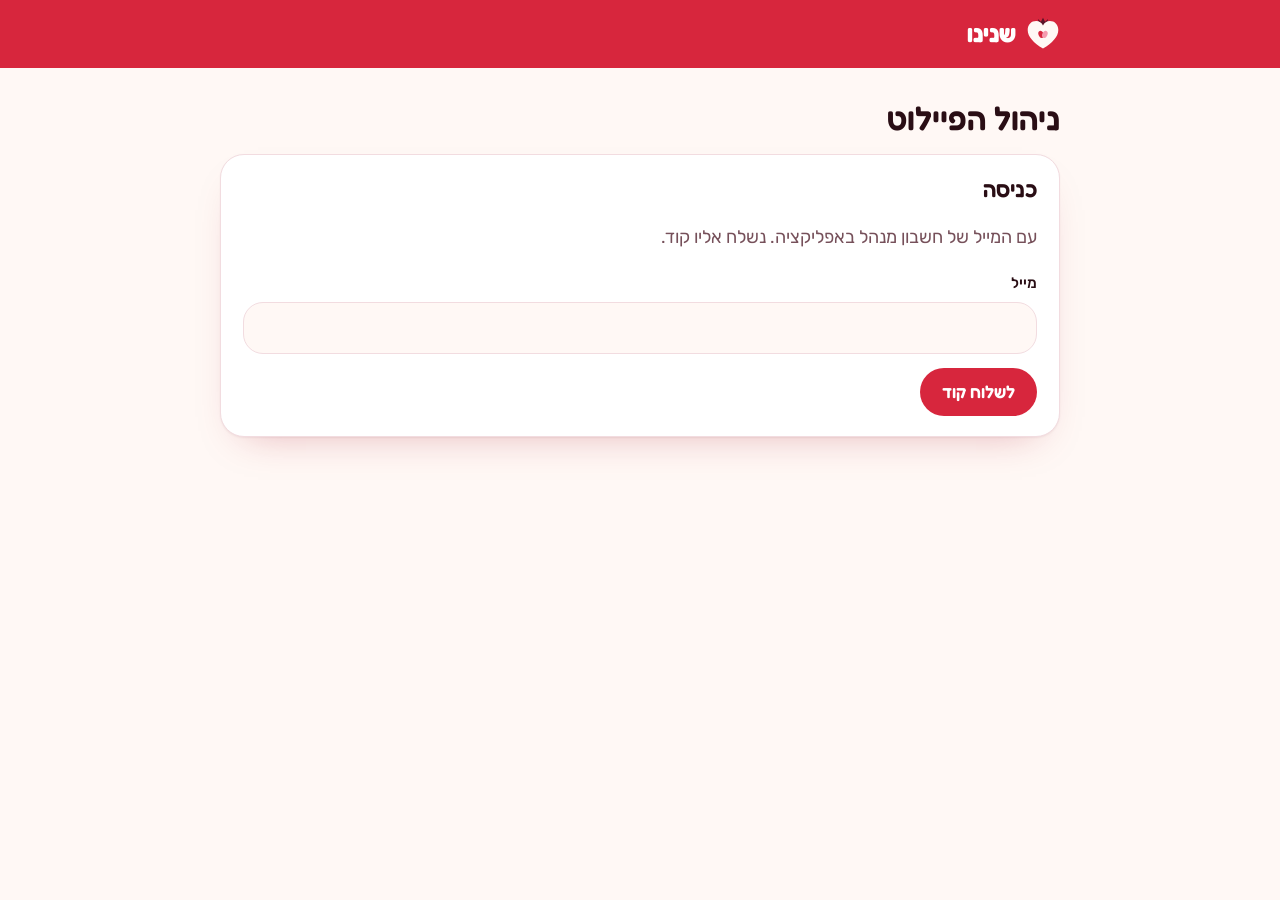
<file: admin.html>
<!doctype html>
<html lang="he" dir="rtl">
<head>
<meta charset="utf-8">
<meta name="viewport" content="width=device-width, initial-scale=1">
<title>ניהול הפיילוט · שנינו</title>
<meta name="robots" content="noindex, nofollow">
<link rel="icon" href="favicon.svg" type="image/svg+xml">
<meta name="theme-color" content="#D7263D">
<link rel="preconnect" href="https://fonts.googleapis.com">
<link rel="preconnect" href="https://fonts.gstatic.com" crossorigin>
<link rel="stylesheet" href="https://fonts.googleapis.com/css2?family=Fredoka:wght@600;700&family=Rubik:wght@400;500;700&display=swap">
<link rel="stylesheet" href="style.css?v=3">
<style>
  .wrap { max-width: 880px; margin: 0 auto; padding: 0 20px 64px; }
  header.bar { background: var(--red); color: var(--on-red); }
  header.bar .wrap { display: flex; align-items: center; justify-content: space-between; gap: 12px; min-height: 68px; padding-bottom: 0; }
  header.bar a { color: var(--on-red); text-decoration: none; font: 700 24px/1 var(--display); display: inline-flex; gap: 10px; align-items: center; }
  header.bar svg { width: 34px; height: 34px; }
  h1 { font: 600 32px/1.2 var(--display); margin: 32px 0 6px; }
  h2 { font: 600 22px/1.3 var(--display); margin: 0 0 10px; }
  .muted { color: var(--muted); }
  .card { background: var(--surface); border: 1px solid var(--line); border-radius: 24px; padding: 20px 22px; box-shadow: var(--shadow); margin-top: 16px; }
  .btn { display: inline-flex; align-items: center; justify-content: center; min-height: 48px; padding: 4px 22px; border-radius: 999px; font: 600 17px/1.2 var(--display); border: 0; cursor: pointer; text-decoration: none; }
  .btn-red { background: var(--red); color: #FFFFFF; }
  .btn-red:active { background: var(--red-edge); }
  .btn-line { background: transparent; color: var(--ink); border: 1.5px solid var(--ink); }
  .btn-small { min-height: 48px; font-size: 16px; padding: 4px 18px; }
  .btn[disabled] { background: var(--line); color: var(--muted); border-color: var(--line); cursor: default; }
  header.bar .btn-line { color: var(--on-red); border-color: var(--on-red); }
  .field { display: grid; gap: 6px; font-size: 15px; font-weight: 500; margin-top: 12px; }
  .field input, .field select { font: 400 17px var(--body); min-height: 52px; padding: 8px 18px; border-radius: 20px; border: 1.5px solid var(--line); background: var(--bg); color: var(--ink); width: 100%; text-align: left; }
  .row { display: flex; flex-wrap: wrap; gap: 10px; align-items: center; margin-top: 14px; }
  .note { border-radius: 18px; padding: 12px 16px; margin: 16px 0 0; font-size: 16px; line-height: 1.5; background: var(--blush); color: var(--accent-text); }
  .note[hidden] { display: none; }
  .links { display: grid; gap: 8px; margin: 12px 0 0; padding: 0; list-style: none; }
  .links li { display: grid; gap: 2px; }
  .links a { overflow-wrap: anywhere; }
  .ltr { direction: ltr; unicode-bidi: isolate; }
  [hidden] { display: none !important; }
</style>
</head>
<body>
<header class="bar"><div class="wrap">
  <a href="./"><svg viewBox="0 0 100 100" aria-hidden="true"><path d="M39 28 L35 6 L44 14 L50 2 L56 14 L65 6 L61 28 Z" fill="#5A1428"/><path d="M50 93 C22 75 5 58 5 38 C5 22 16 12 30 12 C39 12 46 17 50 25 C54 17 61 12 70 12 C84 12 95 22 95 38 C95 58 78 75 50 93 Z" fill="#FFF8F5"/><ellipse cx="44.5" cy="51" rx="7.5" ry="11" transform="rotate(-24 44.5 51)" fill="#D7263D"/><ellipse cx="55.5" cy="51" rx="7.5" ry="11" transform="rotate(24 55.5 51)" fill="#F59AAE"/></svg>שנינו</a>
  <button class="btn btn-line btn-small" id="sign-out" hidden>יציאה</button>
</div></header>

<main class="wrap">
  <h1>ניהול הפיילוט</h1>
  <p class="note" id="message" role="alert" hidden></p>

  <!-- Sign in with the app's email code; only an admin account sees anything. -->
  <section class="card" id="sign-in" hidden>
    <h2>כניסה</h2>
    <p class="muted">עם המייל של חשבון מנהל באפליקציה. נשלח אליו קוד.</p>
    <form id="email-form">
      <label class="field">מייל<input name="email" type="email" dir="ltr" autocomplete="email" required></label>
      <div class="row"><button class="btn btn-red">לשלוח קוד</button></div>
    </form>
    <form id="code-form" hidden>
      <label class="field">הקוד מהמייל<input name="code" inputmode="numeric" autocomplete="one-time-code" maxlength="8" dir="ltr" required></label>
      <div class="row"><button class="btn btn-red">כניסה</button><button type="button" class="btn btn-line" id="back">מייל אחר</button></div>
    </form>
  </section>

  <div id="panel" hidden>
    <p class="note" id="no-mail" hidden>שליחת המיילים עוד לא מחוברת (RESEND_API_KEY בסודות של Supabase), ולכן המייל על גרסה חדשה לא יישלח עד אז.</p>

    <section class="card">
      <h2>הפיילוט פתוח לכולם</h2>
      <p class="muted">אין הרשמה ואין אישורים. כל מי שנכנס ל־shneinu.com או לקישור הזמנה רואה את הקישורים האלה. באנדרואיד, Google Play מכניסה לבדיקה כל מי שבקבוצת Google, בלי להוסיף כתובות ידנית.</p>
      <ul class="links">
        <li><span>אייפון: TestFlight</span><a id="ios-now" dir="ltr" href="#"></a></li>
        <li><span>אנדרואיד, שלב 1: להצטרף לקבוצה</span><a dir="ltr" href="https://groups.google.com/g/shneinu-testers">https://groups.google.com/g/shneinu-testers</a></li>
        <li><span>אנדרואיד, שלב 2: להצטרף לבדיקה ולהתקין</span><a id="play-now" dir="ltr" href="#"></a></li>
      </ul>
      <p class="muted">כמה בודקי אנדרואיד הצטרפו: Play Console ← Dashboard (צריך 12 במשך 14 יום).</p>
    </section>

    <section class="card">
      <h2>הקישורים</h2>
      <p class="muted">הקישור של TestFlight נכנס גם למסך העדכון באפליקציה ולמייל על גרסה חדשה. אם אחד מהם משתנה, צריך לשנות אותו גם ב־<code dir="ltr">site/index.html</code> וב־<code dir="ltr">site/join.html</code>.</p>
      <form id="links-form">
        <label class="field">TestFlight (קישור ציבורי)<input name="testflight" dir="ltr" placeholder="https://testflight.apple.com/join/…"></label>
        <label class="field">Google Play (קישור ההצטרפות לבדיקה הסגורה)<input name="play" dir="ltr" placeholder="https://play.google.com/apps/testing/com.shneinu.app"></label>
        <div class="row"><button class="btn btn-red btn-small">לשמור</button></div>
      </form>
    </section>

    <section class="card">
      <h2>גרסה חדשה באייפון</h2>
      <p id="update-line" class="muted"></p>
      <p class="muted">למי שנרשם לפיילוט לפני שנפתח לכולם. המספר של הגרסה החדשה נקבע במסוף: <code dir="ltr">npm run app-update -- set ios 5</code>. כל זוג מקבל את המייל פעם אחת לכל גרסה. כל השאר מקבלים התראה מ־TestFlight ומסך עדכון באפליקציה.</p>
      <div class="row">
        <button class="btn btn-red btn-small" id="update-mail">לשלוח ״יש גרסה חדשה״</button>
      </div>
    </section>
  </div>
</main>

<script>
// The pilot's admin page. Signs in with Supabase's email code (no new
// accounts), reads through admin_* database functions that check is_admin,
// and sends the update email through the pilot-admin Edge Function.
const SUPABASE_URL = 'https://secpsqdadkbidtljpebe.supabase.co';
const SUPABASE_KEY = 'sb_publishable_VyPwLwK80Ahivclu8m70pg_BpLTSy8X';
const STORE = 'shneinu-admin-session';

const $ = (id) => document.getElementById(id);
const ERRORS = {
  not_admin: 'החשבון הזה אינו מנהל.',
  mail_not_configured: 'שליחת המיילים עוד לא מחוברת (RESEND_API_KEY).',
  bad_testflight_url: 'הקישור של TestFlight צריך להיראות כך: https://testflight.apple.com/join/…',
  bad_play_url: 'הקישור של Google Play צריך להתחיל ב־https://play.google.com/',
  no_latest_build: 'עוד לא נקבעה גרסה חדשה לאייפון (npm run app-update -- set ios …).',
};

let session = null;
try { session = JSON.parse(localStorage.getItem(STORE)); } catch {}
let data = null;
let mailReady = true;

function save(s) {
  session = s;
  try { s ? localStorage.setItem(STORE, JSON.stringify(s)) : localStorage.removeItem(STORE); } catch {}
}
function say(text) {
  $('message').textContent = text;
  $('message').hidden = !text;
}
function errorText(e) {
  const code = String(e.message || e);
  return ERRORS[code] ?? (code.startsWith('mail_failed') ? 'Resend לא שלח את המייל: ' + code.slice(13) : 'משהו נכשל: ' + code);
}

async function auth(path, body) {
  const res = await fetch(`${SUPABASE_URL}/auth/v1/${path}`, {
    method: 'POST',
    headers: { apikey: SUPABASE_KEY, 'Content-Type': 'application/json' },
    body: JSON.stringify(body),
  });
  const json = await res.json().catch(() => ({}));
  if (!res.ok) throw new Error(json.msg || json.error_description || json.message || res.status);
  return json;
}
function keep(json) {
  save({ access_token: json.access_token, refresh_token: json.refresh_token, expires_at: Date.now() + json.expires_in * 1000 });
}
async function token() {
  if (session && Date.now() > session.expires_at - 60000) {
    try { keep(await auth('token?grant_type=refresh_token', { refresh_token: session.refresh_token })); }
    catch { save(null); show(); throw new Error('צריך להיכנס שוב.'); }
  }
  return session.access_token;
}

// A database function or the Edge Function, as the signed-in admin.
async function call(url, body) {
  const res = await fetch(url, {
    method: 'POST',
    headers: { apikey: SUPABASE_KEY, Authorization: `Bearer ${await token()}`, 'Content-Type': 'application/json' },
    body: JSON.stringify(body ?? {}),
  });
  const json = await res.json().catch(() => null);
  if (!res.ok) throw new Error(json?.message || json?.error || res.status);
  return json;
}
const rpc = (fn, args) => call(`${SUPABASE_URL}/rest/v1/rpc/${fn}`, args);
const action = (body) => call(`${SUPABASE_URL}/functions/v1/pilot-admin`, body);

function show() {
  $('sign-in').hidden = !!session;
  $('panel').hidden = !session || !data;
  $('sign-out').hidden = !session;
}

async function load() {
  try {
    data = await rpc('admin_pilot_update_waiting');
    show();
    render();
  } catch (e) {
    say(errorText(e));
  }
}

function render() {
  const { settings, build, signups } = data;
  const form = $('links-form');
  if (document.activeElement?.form !== form) {
    form.testflight.value = settings.testflight_url ?? '';
    form.play.value = settings.play_url ?? '';
  }
  for (const [id, url] of [['ios-now', settings.testflight_url], ['play-now', settings.play_url]]) {
    $(id).href = url || '#';
    $(id).textContent = url || 'עוד לא נשמר';
  }
  $('update-line').textContent = build
    ? `הגרסה החדשה באייפון: ${build}. ${signups.length} זוגות עם אייפון עוד לא קיבלו עליה מייל.`
    : 'עוד לא נקבעה גרסה חדשה לאייפון.';
  $('update-mail').disabled = signups.length === 0;
  $('no-mail').hidden = mailReady;
}

$('email-form').onsubmit = async (event) => {
  event.preventDefault();
  say('');
  try {
    await auth('otp', { email: event.target.email.value.trim(), create_user: false });
    $('email-form').hidden = true;
    $('code-form').hidden = false;
    $('code-form').code.focus();
  } catch (e) {
    say('לא הצלחנו לשלוח קוד: ' + e.message);
  }
};
$('code-form').onsubmit = async (event) => {
  event.preventDefault();
  say('');
  try {
    keep(await auth('verify', { type: 'email', email: $('email-form').email.value.trim(), token: event.target.code.value.trim() }));
    await start();
  } catch (e) {
    say('הקוד לא התקבל: ' + e.message);
  }
};
$('back').onclick = () => { $('code-form').hidden = true; $('email-form').hidden = false; };
$('sign-out').onclick = async () => {
  try { await fetch(`${SUPABASE_URL}/auth/v1/logout`, { method: 'POST', headers: { apikey: SUPABASE_KEY, Authorization: `Bearer ${session.access_token}` } }); } catch {}
  save(null);
  data = null;
  say('');
  show();
};
$('links-form').onsubmit = async (event) => {
  event.preventDefault();
  say('');
  try {
    await rpc('admin_pilot_set_links', { p_testflight_url: event.target.testflight.value.trim(), p_play_url: event.target.play.value.trim() });
    event.target.querySelector('button').blur();
    say('הקישורים נשמרו.');
  } catch (e) { say(errorText(e)); }
  await load();
};
$('update-mail').onclick = async () => {
  if (!confirm(`לשלוח עכשיו לזוגות עם אייפון מייל שיש גרסה ${data.build} ב־TestFlight?`)) return;
  say('');
  try {
    const { sent } = await action({ action: 'update' });
    say(`נשלחו ${sent} מיילים.`);
  } catch (e) { say(errorText(e)); }
  await load();
};
async function start() {
  show();
  if (!session) return;
  try { mailReady = (await action({ action: 'status' })).mail; } catch (e) { say(errorText(e)); }
  await load();
}
start();
</script>
</body>
</html>
</file>
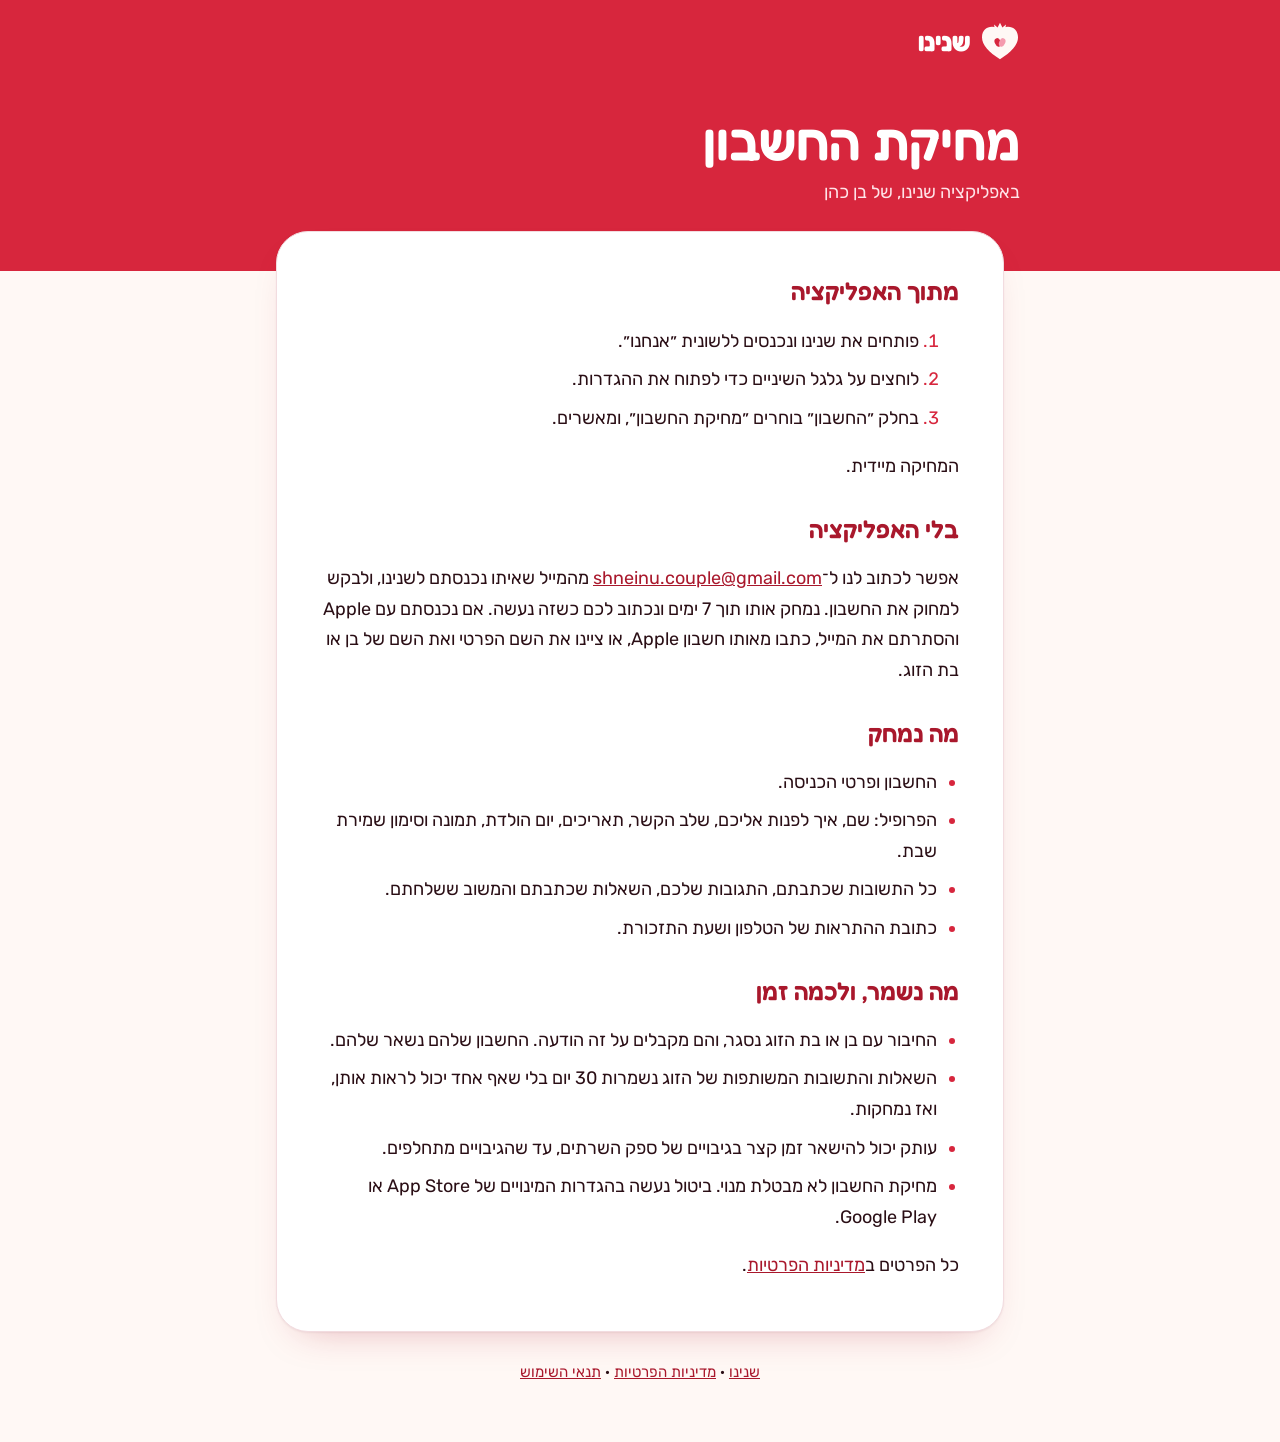
<file: delete-account.html>
<!doctype html>
<html lang="he" dir="rtl">
<head>
<meta charset="utf-8">
<meta name="viewport" content="width=device-width, initial-scale=1">
<link rel="preconnect" href="https://fonts.googleapis.com">
<link rel="preconnect" href="https://fonts.gstatic.com" crossorigin>
<link rel="stylesheet" href="https://fonts.googleapis.com/css2?family=Fredoka:wght@600;700&family=Rubik:wght@400;500;700&display=swap">
<link rel="stylesheet" href="style.css?v=3">
<title>מחיקת החשבון · שנינו</title>
<link rel="icon" href="favicon.svg" type="image/svg+xml">
<link rel="apple-touch-icon" href="apple-touch-icon.png">
<link rel="canonical" href="https://shneinu.com/delete-account.html">
<meta name="theme-color" content="#D7263D">
<meta name="description" content="איך מוחקים את החשבון בשנינו, מה נמחק ומה נשמר ולכמה זמן.">
</head>
<body>
<header class="top">
<div class="top-inner">
  <a href="./" class="brand"><svg width="40" height="40" viewBox="0 0 100 100" aria-hidden="true"><path d="M39 28 L35 6 L44 14 L50 2 L56 14 L65 6 L61 28 Z" fill="#FFF8F5"/><path d="M50 93 C22 75 5 58 5 38 C5 22 16 12 30 12 C39 12 46 17 50 25 C54 17 61 12 70 12 C84 12 95 22 95 38 C95 58 78 75 50 93 Z" fill="#FFF8F5"/><ellipse cx="44.5" cy="51" rx="7.5" ry="11" transform="rotate(-24 44.5 51)" fill="#D7263D"/><ellipse cx="55.5" cy="51" rx="7.5" ry="11" transform="rotate(24 55.5 51)" fill="#F59AAE"/></svg><span class="mark">שנינו</span></a>
  <h1>מחיקת החשבון</h1>
  <p>באפליקציה שנינו, של בן כהן</p>
</div>
</header>
<main class="doc">
<div class="sheet">

<h2>מתוך האפליקציה</h2>
<ol>
  <li>פותחים את שנינו ונכנסים ללשונית ״אנחנו״.</li>
  <li>לוחצים על גלגל השיניים כדי לפתוח את ההגדרות.</li>
  <li>בחלק ״החשבון״ בוחרים ״מחיקת החשבון״, ומאשרים.</li>
</ol>
<p>המחיקה מיידית.</p>

<h2>בלי האפליקציה</h2>
<p>אפשר לכתוב לנו ל־<a href="mailto:shneinu.couple@gmail.com?subject=%D7%9E%D7%97%D7%99%D7%A7%D7%AA%20%D7%97%D7%A9%D7%91%D7%95%D7%9F">shneinu.couple@gmail.com</a> מהמייל שאיתו נכנסתם לשנינו, ולבקש למחוק את החשבון. נמחק אותו תוך 7 ימים ונכתוב לכם כשזה נעשה. אם נכנסתם עם Apple והסתרתם את המייל, כתבו מאותו חשבון Apple, או ציינו את השם הפרטי ואת השם של בן או בת הזוג.</p>

<h2>מה נמחק</h2>
<ul>
  <li>החשבון ופרטי הכניסה.</li>
  <li>הפרופיל: שם, איך לפנות אליכם, שלב הקשר, תאריכים, יום הולדת, תמונה וסימון שמירת שבת.</li>
  <li>כל התשובות שכתבתם, התגובות שלכם, השאלות שכתבתם והמשוב ששלחתם.</li>
  <li>כתובת ההתראות של הטלפון ושעת התזכורת.</li>
</ul>

<h2>מה נשמר, ולכמה זמן</h2>
<ul>
  <li>החיבור עם בן או בת הזוג נסגר, והם מקבלים על זה הודעה. החשבון שלהם נשאר שלהם.</li>
  <li>השאלות והתשובות המשותפות של הזוג נשמרות 30 יום בלי שאף אחד יכול לראות אותן, ואז נמחקות.</li>
  <li>עותק יכול להישאר זמן קצר בגיבויים של ספק השרתים, עד שהגיבויים מתחלפים.</li>
  <li>מחיקת החשבון לא מבטלת מנוי. ביטול נעשה בהגדרות המינויים של App Store או Google Play.</li>
</ul>
<p>כל הפרטים ב<a href="privacy.html">מדיניות הפרטיות</a>.</p>

</div>
<footer class="legal"><a href="./">שנינו</a> · <a href="privacy.html">מדיניות הפרטיות</a> · <a href="terms.html">תנאי השימוש</a></footer>
</main>
</body>
</html>
</file>
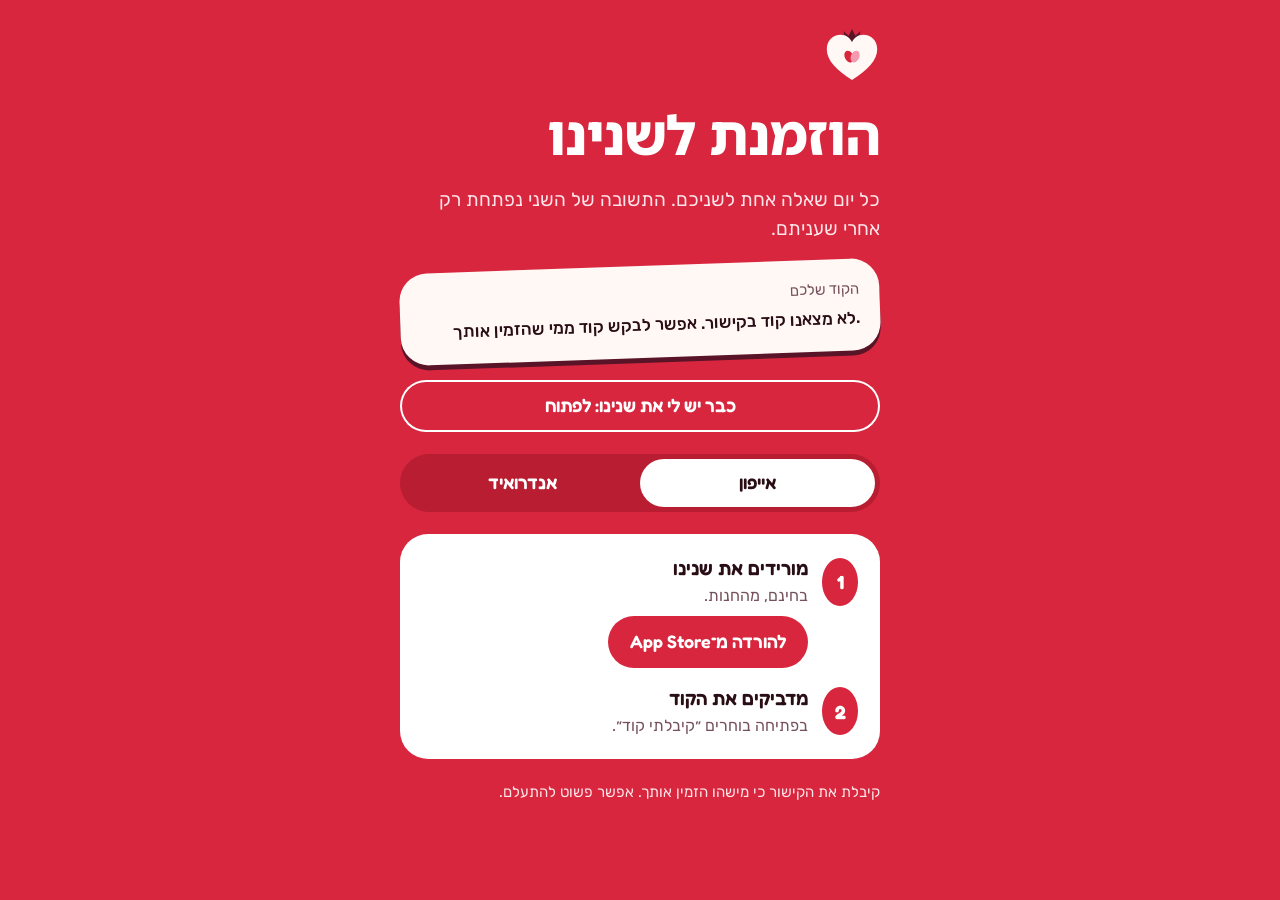
<file: join.html>
<!doctype html>
<html lang="he" dir="rtl">
<head>
<meta charset="utf-8">
<meta name="viewport" content="width=device-width, initial-scale=1">
<link rel="preconnect" href="https://fonts.googleapis.com">
<link rel="preconnect" href="https://fonts.gstatic.com" crossorigin>
<link rel="stylesheet" href="https://fonts.googleapis.com/css2?family=Fredoka:wght@600;700&family=Noto+Sans+Hebrew:wght@800&family=Rubik:wght@400;500;700&display=swap">
<link rel="stylesheet" href="style.css?v=4">
<title>הוזמנת לשנינו</title>
<link rel="icon" href="favicon.svg" type="image/svg+xml">
<link rel="apple-touch-icon" href="apple-touch-icon.png">
<meta name="robots" content="noindex">
<meta name="theme-color" content="#D7263D">
<style>
  body { background: var(--red); color: var(--on-red); }
  main { max-width: 520px; margin: 0 auto; padding: 28px 20px 56px; display: grid; gap: 22px; }
  .logo { width: 56px; height: 56px; }
  h1 { font: 800 clamp(40px, 11vw, 54px)/1.05 'Noto Sans Hebrew', var(--display); margin: 0; letter-spacing: -.02em; }
  .lead { margin: 0; font-size: 19px; line-height: 1.55; color: var(--on-red-soft); }
  .ticket { background: var(--bg); color: var(--ink); border-radius: 28px; padding: 18px 20px; display: flex; align-items: center; justify-content: space-between; gap: 14px; transform: rotate(-2deg); box-shadow: 0 5px 0 var(--wine); }
  .ticket small { display: block; font-size: 15px; color: var(--muted); }
  .code { font: 700 38px/1.1 var(--display); letter-spacing: .1em; direction: ltr; unicode-bidi: isolate; }
  .code.none { font: 500 17px/1.4 var(--body); letter-spacing: 0; }
  .btn { display: inline-flex; align-items: center; justify-content: center; min-height: 52px; padding: 6px 22px; border-radius: 999px; font: 600 18px/1.2 var(--display); text-decoration: none; border: 0; cursor: pointer; transition: transform .3s ease, background-color .3s ease; }
  .btn:active { transform: scale(.98); }
  .btn-red { background: var(--red); color: var(--white); }
  .btn-red:active { background: var(--red-edge); }
  .btn-line { background: transparent; color: var(--ink); box-shadow: inset 0 0 0 2px var(--ink); }
  .btn-ghost { background: transparent; color: var(--on-red); box-shadow: inset 0 0 0 2px var(--on-red); width: 100%; }
  .btn-white { background: var(--white); color: #2A0E15; }
  a:focus-visible, button:focus-visible { outline: 3px solid var(--pink); outline-offset: 3px; }
  .switch { display: grid; grid-template-columns: 1fr 1fr; background: var(--red-panel); border-radius: 999px; padding: 5px; }
  .switch button { min-height: 48px; border: 0; border-radius: 999px; background: transparent; color: var(--on-red); font: 600 18px/1.2 var(--display); cursor: pointer; }
  .switch button[aria-selected="true"] { background: var(--white); color: #2A0E15; }
  .how { background: var(--surface); color: var(--ink); border-radius: 28px; padding: 22px; display: grid; gap: 16px; }
  .how[hidden] { display: none; }
  .how ol { list-style: none; margin: 0; padding: 0; display: grid; gap: 18px; counter-reset: s; }
  .how li { display: grid; grid-template-columns: auto 1fr; gap: 4px 14px; align-items: center; counter-increment: s; font-size: 16px; line-height: 1.45; color: var(--muted); }
  .how li::before { content: counter(s); grid-row: span 2; width: 36px; height: 48px; border-radius: 50%; background: var(--red); color: var(--white); display: grid; place-items: center; font: 700 19px/1 var(--display); }
  .how li b { font: 600 19px/1.3 var(--display); color: var(--ink); }
  .how li .btn { grid-column: 2; justify-self: start; margin-top: 4px; }
  .stores { display: grid; gap: 10px; }
  .stores:empty { display: none; }
  .fine { margin: 0; font-size: 15px; line-height: 1.5; color: var(--on-red-soft); }
  [hidden] { display: none !important; }
  @media (prefers-reduced-motion: reduce) { .btn { transition: none; } }
</style>
</head>
<body>
<main>
  <svg class="logo" viewBox="0 0 100 100" aria-hidden="true"><path d="M39 28 L35 6 L44 14 L50 2 L56 14 L65 6 L61 28 Z" fill="#5A1428"/><path d="M50 93 C22 75 5 58 5 38 C5 22 16 12 30 12 C39 12 46 17 50 25 C54 17 61 12 70 12 C84 12 95 22 95 38 C95 58 78 75 50 93 Z" fill="#FFF8F5"/><ellipse cx="44.5" cy="51" rx="7.5" ry="11" transform="rotate(-24 44.5 51)" fill="#D7263D"/><ellipse cx="55.5" cy="51" rx="7.5" ry="11" transform="rotate(24 55.5 51)" fill="#F59AAE"/></svg>
  <h1>הוזמנת לשנינו</h1>
  <p class="lead">כל יום שאלה אחת לשניכם. התשובה של השני נפתחת רק אחרי שעניתם.</p>

  <div class="ticket">
    <span><small>הקוד שלכם</small><span class="code" id="code">······</span></span>
    <button class="btn btn-line" id="copy" type="button">להעתיק</button>
  </div>

  <a class="btn btn-ghost" id="open" href="shneinu://">כבר יש לי את שנינו: לפתוח</a>

  <div class="switch" role="tablist" aria-label="איזה טלפון">
    <button type="button" role="tab" id="tab-ios" aria-controls="how-ios" aria-selected="true">אייפון</button>
    <button type="button" role="tab" id="tab-android" aria-controls="how-android" aria-selected="false">אנדרואיד</button>
  </div>
  <div class="how" id="how-ios" role="tabpanel" aria-labelledby="tab-ios">
    <ol>
      <li><b>מתקינים את TestFlight</b><span>האפליקציה של אפל לגרסאות לפני החנות.</span><a class="btn btn-line" href="https://apps.apple.com/app/testflight/id899247664">TestFlight ב־App Store</a></li>
      <li><b>מתקינים את שנינו</b><span>מהקישור, באייפון.</span><a class="btn btn-red" href="https://testflight.apple.com/join/8ZF1aGgc">להתקנה באייפון</a></li>
      <li><b>מדביקים את הקוד</b><span>בפתיחה בוחרים ״קיבלתי קוד״.</span></li>
    </ol>
  </div>
  <div class="how" id="how-android" role="tabpanel" aria-labelledby="tab-android" hidden>
    <ol>
      <li><b>מצטרפים לקבוצת הבודקים</b><span>עם חשבון Google שבטלפון. זו רק הרשימה ש־Google צריכה.</span><a class="btn btn-line" href="https://groups.google.com/g/shneinu-testers">להצטרף לקבוצה</a></li>
      <li><b>מתקינים מ־Google Play</b><span>״להצטרף לבדיקה״, ואז להתקנה.</span><a class="btn btn-red" href="https://play.google.com/apps/testing/com.shneinu.app">להתקנה באנדרואיד</a></li>
      <li><b>מדביקים את הקוד</b><span>בפתיחה בוחרים ״קיבלתי קוד״.</span></li>
    </ol>
  </div>
  <div class="stores" id="stores"></div>
  <p class="fine">קיבלת את הקישור כי מישהו הזמין אותך. אפשר פשוט להתעלם.</p>
</main>
<script>
// The code arrives in the link (shneinu.com/join?c=ABC123). With the app
// installed, phones open the app straight from the link; this page is for
// everyone else. During the pilot anyone can download: TestFlight on iPhone;
// on Android the testers' Google Group, then Play's test. After launch,
// STORES gives the store buttons instead; with one store so far, only that
// phone's tab changes.
const STORES = { ios: 'https://apps.apple.com/il/app/id6822863523', android: '' };
const $ = (id) => document.getElementById(id);

const raw = new URLSearchParams(location.search).get('c') || '';
const code = raw.toUpperCase().replace(/[^A-Z0-9]/g, '').slice(0, 6);
const ua = navigator.userAgent;
const phone = /Android/.test(ua) ? 'android' : /iPhone|iPad|iPod/.test(ua) ? 'ios' : null;

if (code.length === 6) {
  $('code').textContent = code.slice(0, 3) + ' ' + code.slice(3);
  $('open').href = 'shneinu://join?c=' + code;
  $('copy').addEventListener('click', async () => {
    try {
      await navigator.clipboard.writeText(code);
      $('copy').textContent = 'הועתק';
    } catch {
      $('copy').textContent = code;
    }
  });
} else {
  $('code').textContent = 'לא מצאנו קוד בקישור. אפשר לבקש קוד ממי שהזמין אותך.';
  $('code').classList.add('none');
  $('copy').hidden = true;
}

function showOs(os) {
  for (const o of ['ios', 'android']) {
    $('tab-' + o).setAttribute('aria-selected', String(o === os));
    $('how-' + o).hidden = o !== os;
  }
}
for (const o of ['ios', 'android']) $('tab-' + o).addEventListener('click', () => showOs(o));
if (phone) showOs(phone);

if (STORES.ios || STORES.android) {
  const label = { ios: 'להורדה מ־App Store', android: 'להורדה מ־Google Play' };
  if (STORES.ios && STORES.android) {
    for (const el of document.querySelectorAll('.switch, .how')) el.style.display = 'none';
    const order = phone === 'android' ? ['android', 'ios'] : ['ios', 'android'];
    for (const store of order) {
      const a = document.createElement('a');
      a.className = 'btn btn-white';
      a.href = STORES[store];
      a.textContent = label[store];
      $('stores').append(a);
    }
  } else {
    for (const store of ['ios', 'android']) {
      if (!STORES[store]) continue;
      $('how-' + store).innerHTML = '<ol><li><b>מורידים את שנינו</b><span>בחינם, מהחנות.</span><a class="btn btn-red"></a></li><li><b>מדביקים את הקוד</b><span>בפתיחה בוחרים ״קיבלתי קוד״.</span></li></ol>';
      const a = $('how-' + store).querySelector('a');
      a.href = STORES[store];
      a.textContent = label[store];
    }
  }
}
</script>
</body>
</html>
</file>
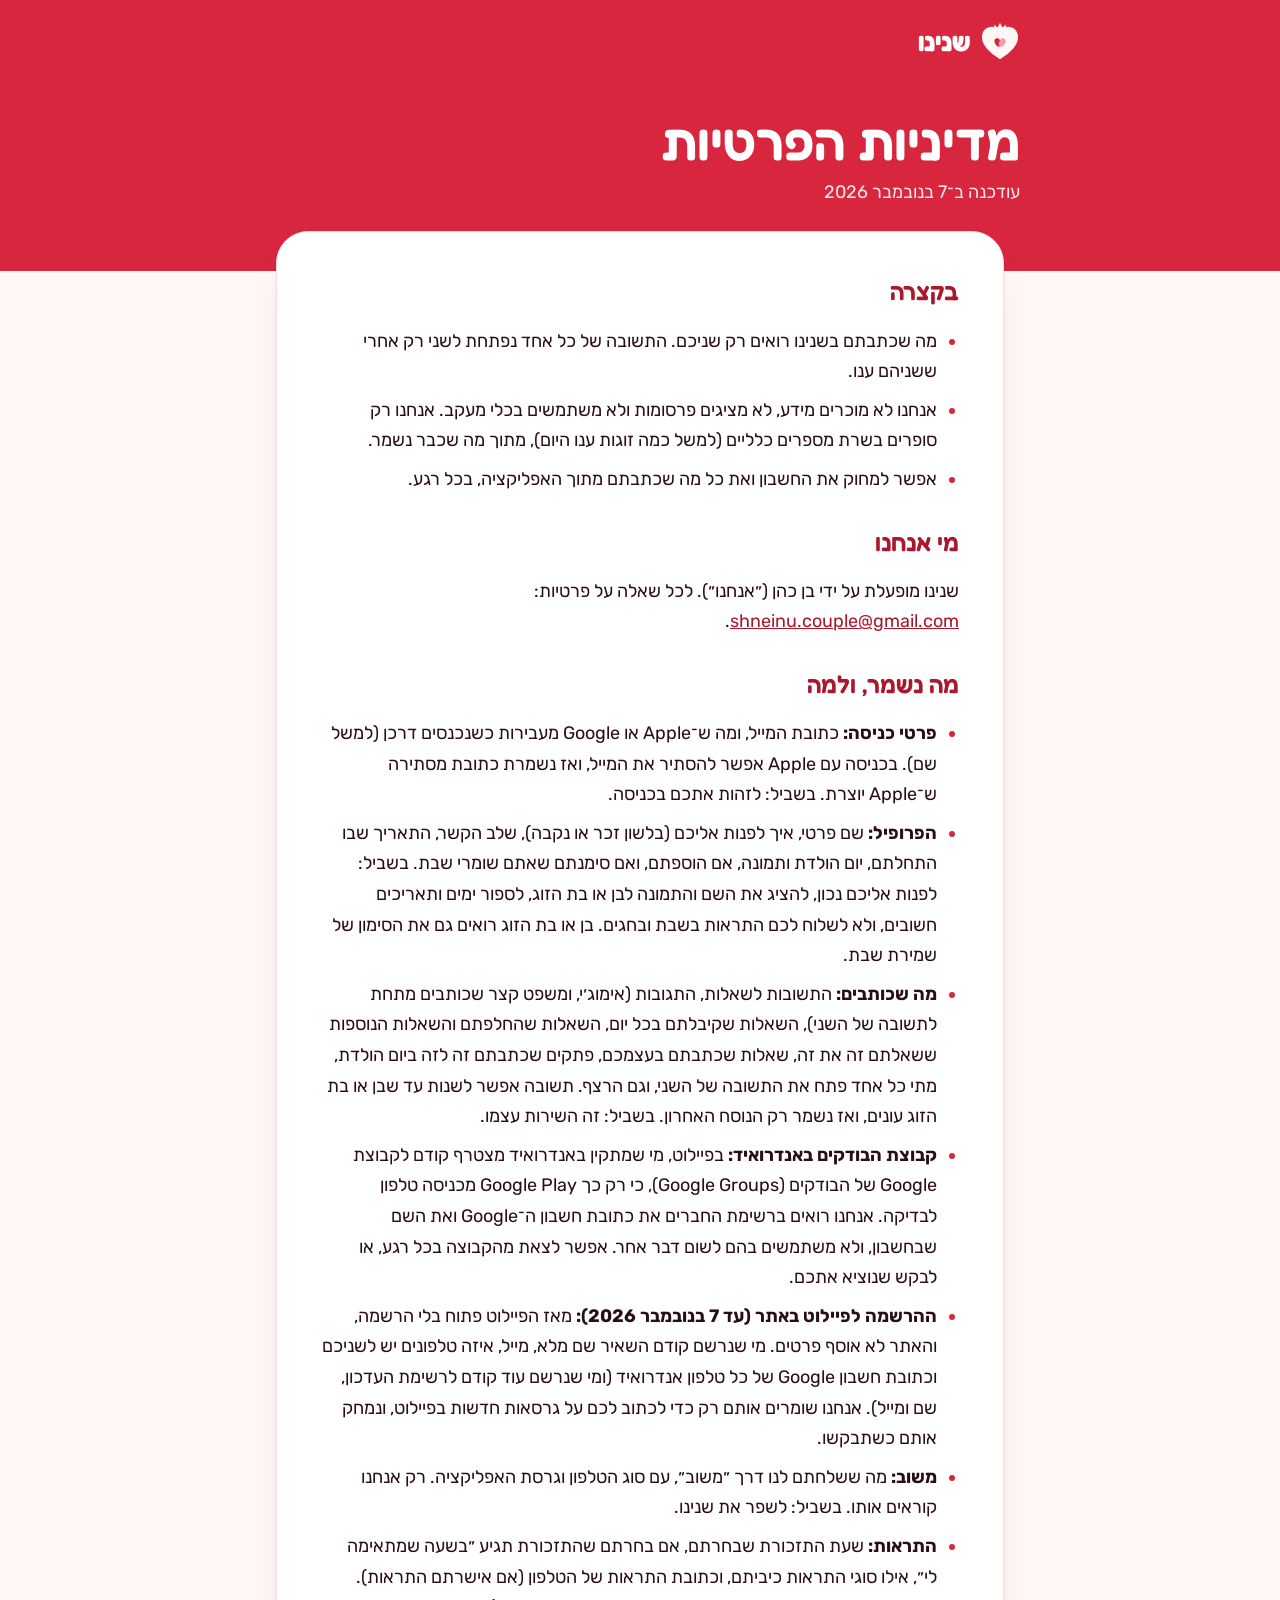
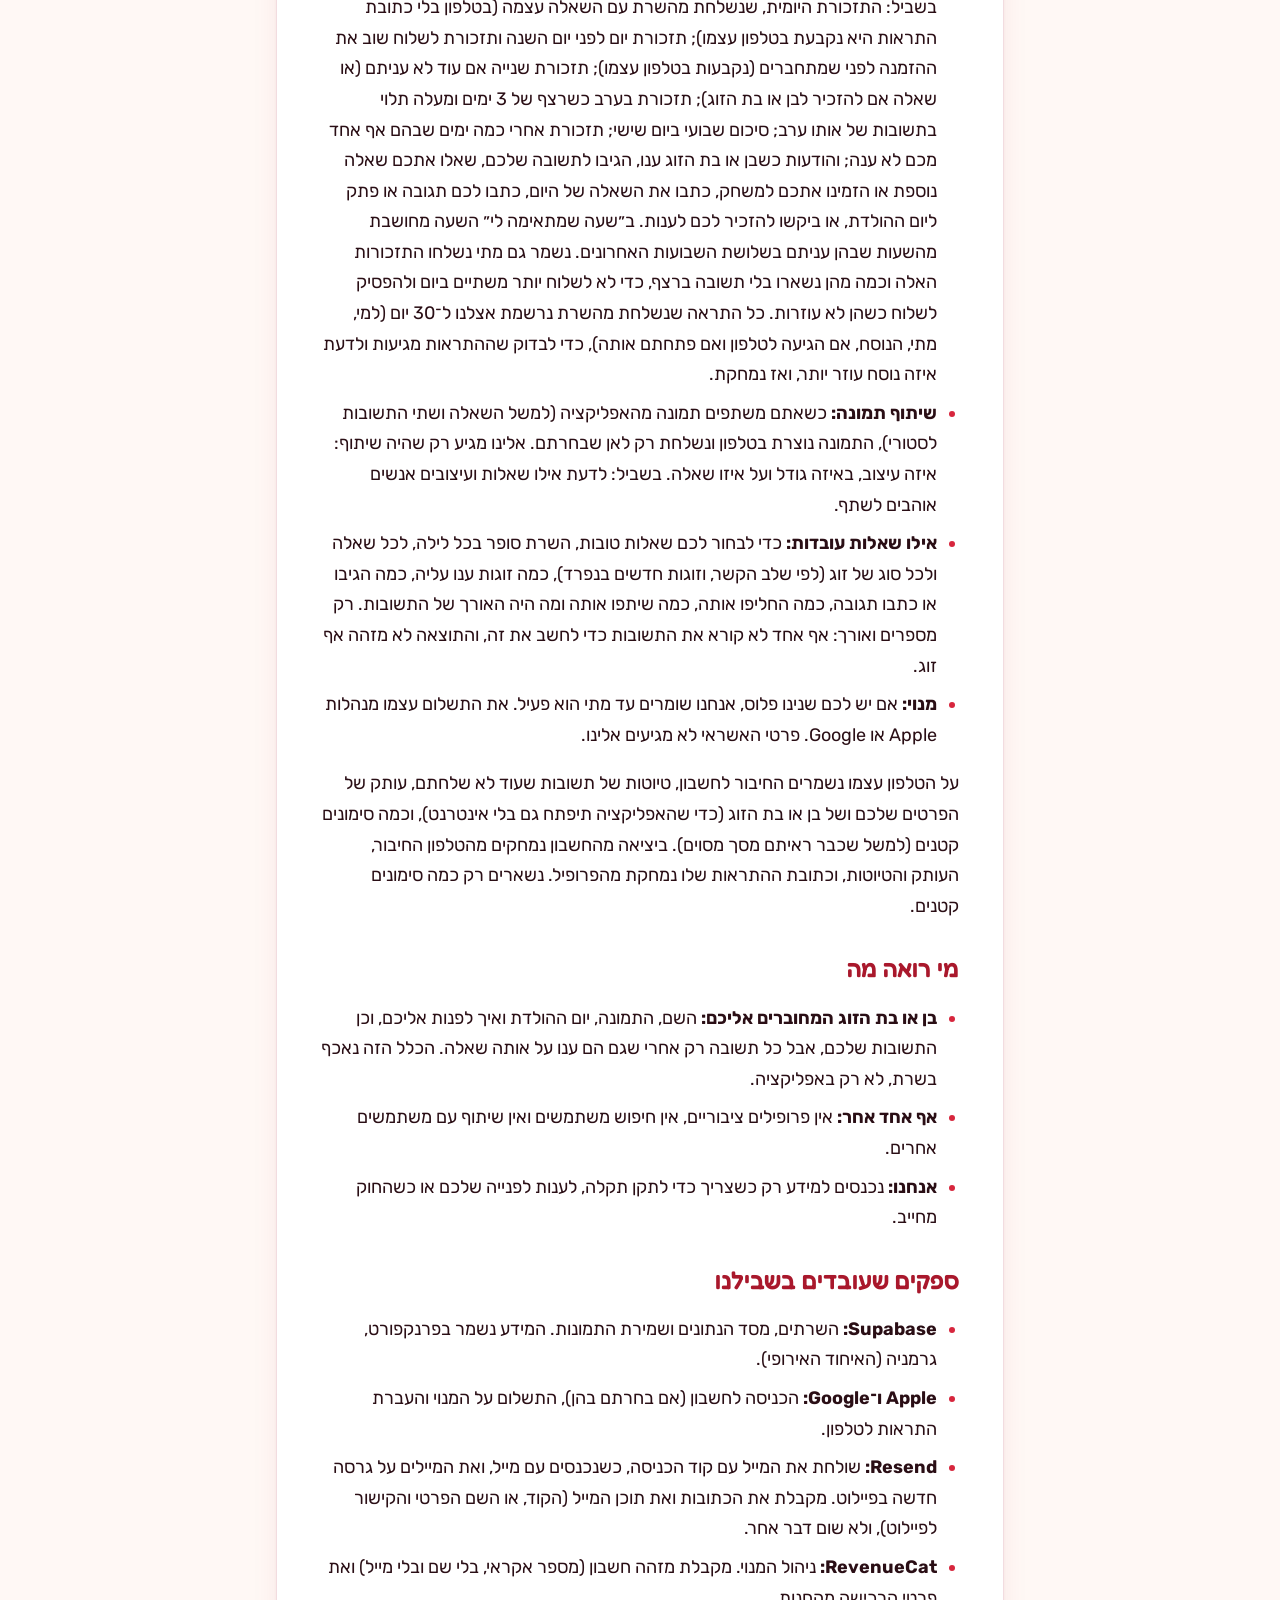
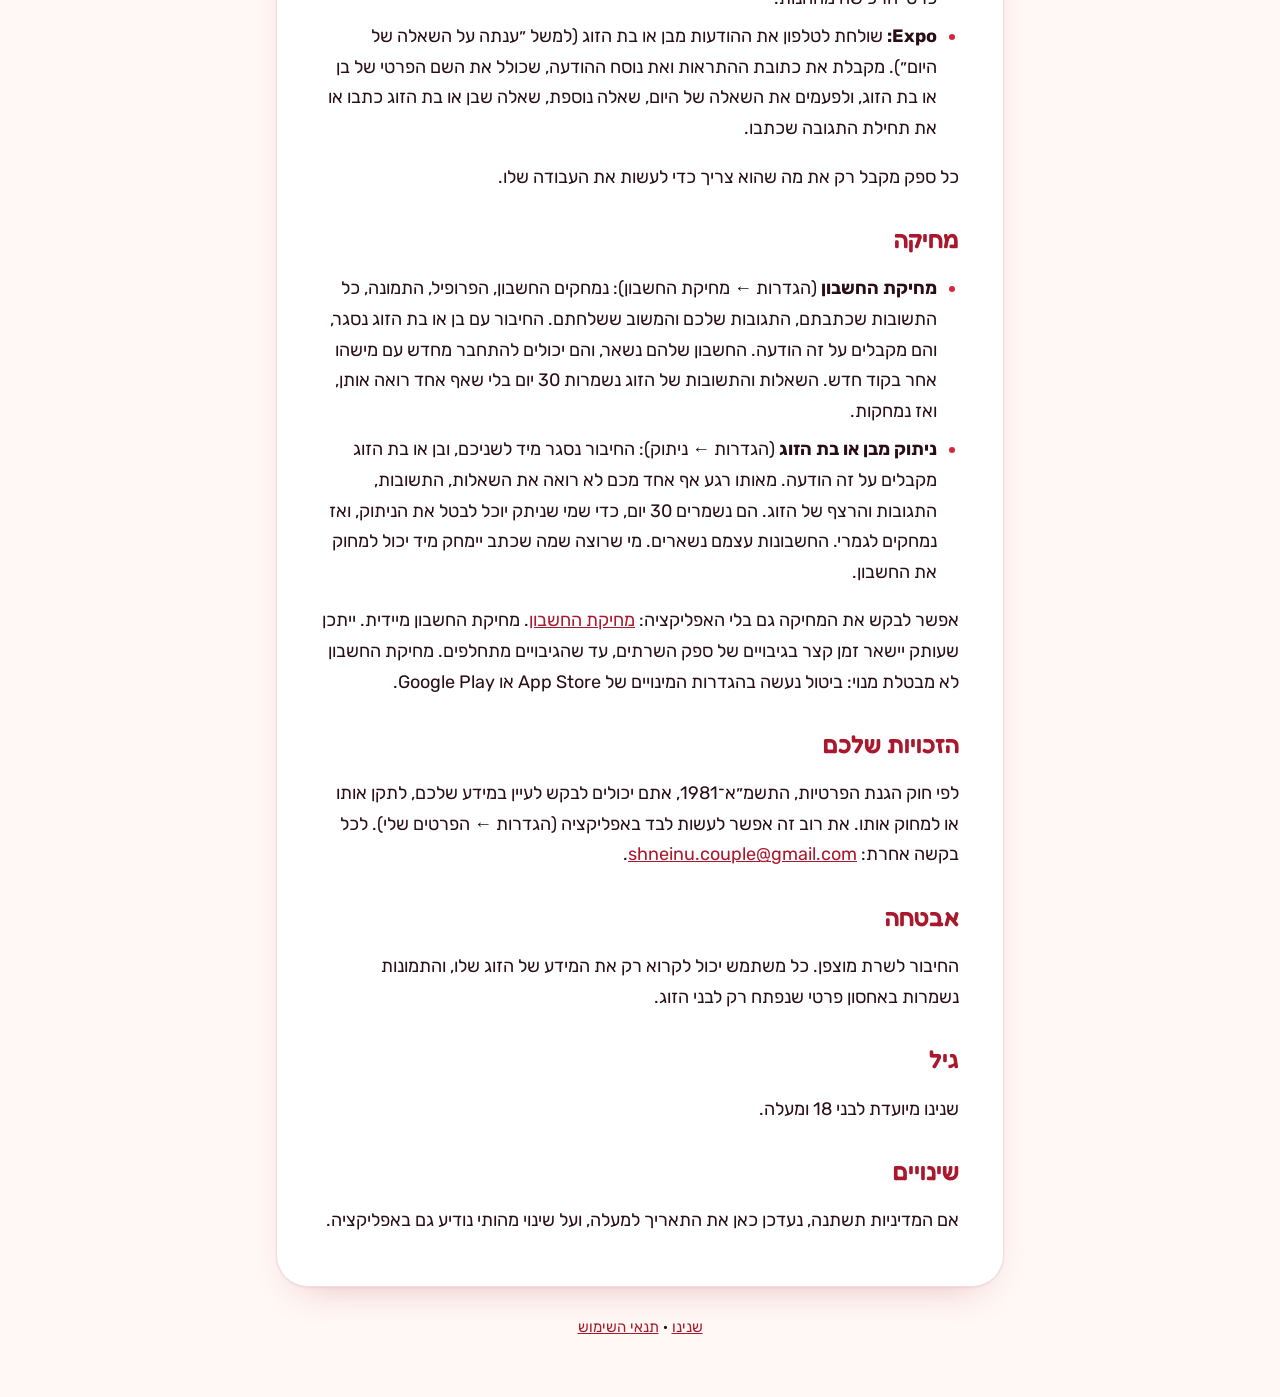
<file: privacy.html>
<!doctype html>
<html lang="he" dir="rtl">
<head>
<meta charset="utf-8">
<meta name="viewport" content="width=device-width, initial-scale=1">
<link rel="preconnect" href="https://fonts.googleapis.com">
<link rel="preconnect" href="https://fonts.gstatic.com" crossorigin>
<link rel="stylesheet" href="https://fonts.googleapis.com/css2?family=Fredoka:wght@600;700&family=Rubik:wght@400;500;700&display=swap">
<link rel="stylesheet" href="style.css?v=3">
<title>מדיניות הפרטיות · שנינו</title>
<link rel="icon" href="favicon.svg" type="image/svg+xml">
<link rel="apple-touch-icon" href="apple-touch-icon.png">
<link rel="canonical" href="https://shneinu.com/privacy.html">
<meta name="theme-color" content="#D7263D">
<meta name="description" content="מה שנינו שומרת, למה, מי רואה את זה, ואיך מוחקים.">
</head>
<body>
<header class="top">
<div class="top-inner">
  <a href="./" class="brand"><svg width="40" height="40" viewBox="0 0 100 100" aria-hidden="true"><path d="M39 28 L35 6 L44 14 L50 2 L56 14 L65 6 L61 28 Z" fill="#FFF8F5"/><path d="M50 93 C22 75 5 58 5 38 C5 22 16 12 30 12 C39 12 46 17 50 25 C54 17 61 12 70 12 C84 12 95 22 95 38 C95 58 78 75 50 93 Z" fill="#FFF8F5"/><ellipse cx="44.5" cy="51" rx="7.5" ry="11" transform="rotate(-24 44.5 51)" fill="#D7263D"/><ellipse cx="55.5" cy="51" rx="7.5" ry="11" transform="rotate(24 55.5 51)" fill="#F59AAE"/></svg><span class="mark">שנינו</span></a>
  <h1>מדיניות הפרטיות</h1>
  <p>עודכנה ב־7 בנובמבר 2026</p>
</div>
</header>
<main class="doc">
<div class="sheet">

<h2>בקצרה</h2>
<ul>
  <li>מה שכתבתם בשנינו רואים רק שניכם. התשובה של כל אחד נפתחת לשני רק אחרי ששניהם ענו.</li>
  <li>אנחנו לא מוכרים מידע, לא מציגים פרסומות ולא משתמשים בכלי מעקב. אנחנו רק סופרים בשרת מספרים כלליים (למשל כמה זוגות ענו היום), מתוך מה שכבר נשמר.</li>
  <li>אפשר למחוק את החשבון ואת כל מה שכתבתם מתוך האפליקציה, בכל רגע.</li>
</ul>

<h2>מי אנחנו</h2>
<p>שנינו מופעלת על ידי בן כהן (״אנחנו״). לכל שאלה על פרטיות: <a href="mailto:shneinu.couple@gmail.com">shneinu.couple@gmail.com</a>.</p>

<h2>מה נשמר, ולמה</h2>
<ul>
  <li><strong>פרטי כניסה:</strong> כתובת המייל, ומה ש־Apple או Google מעבירות כשנכנסים דרכן (למשל שם). בכניסה עם Apple אפשר להסתיר את המייל, ואז נשמרת כתובת מסתירה ש־Apple יוצרת. בשביל: לזהות אתכם בכניסה.</li>
  <li><strong>הפרופיל:</strong> שם פרטי, איך לפנות אליכם (בלשון זכר או נקבה), שלב הקשר, התאריך שבו התחלתם, יום הולדת ותמונה, אם הוספתם, ואם סימנתם שאתם שומרי שבת. בשביל: לפנות אליכם נכון, להציג את השם והתמונה לבן או בת הזוג, לספור ימים ותאריכים חשובים, ולא לשלוח לכם התראות בשבת ובחגים. בן או בת הזוג רואים גם את הסימון של שמירת שבת.</li>
  <li><strong>מה שכותבים:</strong> התשובות לשאלות, התגובות (אימוג׳י, ומשפט קצר שכותבים מתחת לתשובה של השני), השאלות שקיבלתם בכל יום, השאלות שהחלפתם והשאלות הנוספות ששאלתם זה את זה, שאלות שכתבתם בעצמכם, פתקים שכתבתם זה לזה ביום הולדת, מתי כל אחד פתח את התשובה של השני, וגם הרצף. תשובה אפשר לשנות עד שבן או בת הזוג עונים, ואז נשמר רק הנוסח האחרון. בשביל: זה השירות עצמו.</li>
  <li><strong>קבוצת הבודקים באנדרואיד:</strong> בפיילוט, מי שמתקין באנדרואיד מצטרף קודם לקבוצת Google של הבודקים (Google Groups), כי רק כך Google Play מכניסה טלפון לבדיקה. אנחנו רואים ברשימת החברים את כתובת חשבון ה־Google ואת השם שבחשבון, ולא משתמשים בהם לשום דבר אחר. אפשר לצאת מהקבוצה בכל רגע, או לבקש שנוציא אתכם.</li>
  <li><strong>ההרשמה לפיילוט באתר (עד 7 בנובמבר 2026):</strong> מאז הפיילוט פתוח בלי הרשמה, והאתר לא אוסף פרטים. מי שנרשם קודם השאיר שם מלא, מייל, איזה טלפונים יש לשניכם וכתובת חשבון Google של כל טלפון אנדרואיד (ומי שנרשם עוד קודם לרשימת העדכון, שם ומייל). אנחנו שומרים אותם רק כדי לכתוב לכם על גרסאות חדשות בפיילוט, ונמחק אותם כשתבקשו.</li>
  <li><strong>משוב:</strong> מה ששלחתם לנו דרך ״משוב״, עם סוג הטלפון וגרסת האפליקציה. רק אנחנו קוראים אותו. בשביל: לשפר את שנינו.</li>
  <li><strong>התראות:</strong> שעת התזכורת שבחרתם, אם בחרתם שהתזכורת תגיע ״בשעה שמתאימה לי״, אילו סוגי התראות כיביתם, וכתובת התראות של הטלפון (אם אישרתם התראות). בשביל: התזכורת היומית, שנשלחת מהשרת עם השאלה עצמה (בטלפון בלי כתובת התראות היא נקבעת בטלפון עצמו); תזכורת יום לפני יום השנה ותזכורת לשלוח שוב את ההזמנה לפני שמתחברים (נקבעות בטלפון עצמו); תזכורת שנייה אם עוד לא עניתם (או שאלה אם להזכיר לבן או בת הזוג); תזכורת בערב כשרצף של 3 ימים ומעלה תלוי בתשובות של אותו ערב; סיכום שבועי ביום שישי; תזכורת אחרי כמה ימים שבהם אף אחד מכם לא ענה; והודעות כשבן או בת הזוג ענו, הגיבו לתשובה שלכם, שאלו אתכם שאלה נוספת או הזמינו אתכם למשחק, כתבו את השאלה של היום, כתבו לכם תגובה או פתק ליום ההולדת, או ביקשו להזכיר לכם לענות. ב״שעה שמתאימה לי״ השעה מחושבת מהשעות שבהן עניתם בשלושת השבועות האחרונים. נשמר גם מתי נשלחו התזכורות האלה וכמה מהן נשארו בלי תשובה ברצף, כדי לא לשלוח יותר משתיים ביום ולהפסיק לשלוח כשהן לא עוזרות. כל התראה שנשלחת מהשרת נרשמת אצלנו ל־30 יום (למי, מתי, הנוסח, אם הגיעה לטלפון ואם פתחתם אותה), כדי לבדוק שההתראות מגיעות ולדעת איזה נוסח עוזר יותר, ואז נמחקת.</li>
  <li><strong>שיתוף תמונה:</strong> כשאתם משתפים תמונה מהאפליקציה (למשל השאלה ושתי התשובות לסטורי), התמונה נוצרת בטלפון ונשלחת רק לאן שבחרתם. אלינו מגיע רק שהיה שיתוף: איזה עיצוב, באיזה גודל ועל איזו שאלה. בשביל: לדעת אילו שאלות ועיצובים אנשים אוהבים לשתף.</li>
  <li><strong>אילו שאלות עובדות:</strong> כדי לבחור לכם שאלות טובות, השרת סופר בכל לילה, לכל שאלה ולכל סוג של זוג (לפי שלב הקשר, וזוגות חדשים בנפרד), כמה זוגות ענו עליה, כמה הגיבו או כתבו תגובה, כמה החליפו אותה, כמה שיתפו אותה ומה היה האורך של התשובות. רק מספרים ואורך: אף אחד לא קורא את התשובות כדי לחשב את זה, והתוצאה לא מזהה אף זוג.</li>
  <li><strong>מנוי:</strong> אם יש לכם שנינו פלוס, אנחנו שומרים עד מתי הוא פעיל. את התשלום עצמו מנהלות Apple או Google. פרטי האשראי לא מגיעים אלינו.</li>
</ul>
<p>על הטלפון עצמו נשמרים החיבור לחשבון, טיוטות של תשובות שעוד לא שלחתם, עותק של הפרטים שלכם ושל בן או בת הזוג (כדי שהאפליקציה תיפתח גם בלי אינטרנט), וכמה סימונים קטנים (למשל שכבר ראיתם מסך מסוים). ביציאה מהחשבון נמחקים מהטלפון החיבור, העותק והטיוטות, וכתובת ההתראות שלו נמחקת מהפרופיל. נשארים רק כמה סימונים קטנים.</p>

<h2>מי רואה מה</h2>
<ul>
  <li><strong>בן או בת הזוג המחוברים אליכם:</strong> השם, התמונה, יום ההולדת ואיך לפנות אליכם, וכן התשובות שלכם, אבל כל תשובה רק אחרי שגם הם ענו על אותה שאלה. הכלל הזה נאכף בשרת, לא רק באפליקציה.</li>
  <li><strong>אף אחד אחר:</strong> אין פרופילים ציבוריים, אין חיפוש משתמשים ואין שיתוף עם משתמשים אחרים.</li>
  <li><strong>אנחנו:</strong> נכנסים למידע רק כשצריך כדי לתקן תקלה, לענות לפנייה שלכם או כשהחוק מחייב.</li>
</ul>

<h2>ספקים שעובדים בשבילנו</h2>
<ul>
  <li><strong>Supabase:</strong> השרתים, מסד הנתונים ושמירת התמונות. המידע נשמר בפרנקפורט, גרמניה (האיחוד האירופי).</li>
  <li><strong>Apple ו־Google:</strong> הכניסה לחשבון (אם בחרתם בהן), התשלום על המנוי והעברת התראות לטלפון.</li>
  <li><strong>Resend:</strong> שולחת את המייל עם קוד הכניסה, כשנכנסים עם מייל, ואת המיילים על גרסה חדשה בפיילוט. מקבלת את הכתובות ואת תוכן המייל (הקוד, או השם הפרטי והקישור לפיילוט), ולא שום דבר אחר.</li>
  <li><strong>RevenueCat:</strong> ניהול המנוי. מקבלת מזהה חשבון (מספר אקראי, בלי שם ובלי מייל) ואת פרטי הרכישה מהחנות.</li>
  <li><strong>Expo:</strong> שולחת לטלפון את ההודעות מבן או בת הזוג (למשל ״ענתה על השאלה של היום״). מקבלת את כתובת ההתראות ואת נוסח ההודעה, שכולל את השם הפרטי של בן או בת הזוג, ולפעמים את השאלה של היום, שאלה נוספת, שאלה שבן או בת הזוג כתבו או את תחילת התגובה שכתבו.</li>
</ul>
<p>כל ספק מקבל רק את מה שהוא צריך כדי לעשות את העבודה שלו.</p>

<h2>מחיקה</h2>
<ul>
  <li><strong>מחיקת החשבון</strong> (הגדרות ← מחיקת החשבון): נמחקים החשבון, הפרופיל, התמונה, כל התשובות שכתבתם, התגובות שלכם והמשוב ששלחתם. החיבור עם בן או בת הזוג נסגר, והם מקבלים על זה הודעה. החשבון שלהם נשאר, והם יכולים להתחבר מחדש עם מישהו אחר בקוד חדש. השאלות והתשובות של הזוג נשמרות 30 יום בלי שאף אחד רואה אותן, ואז נמחקות.</li>
  <li><strong>ניתוק מבן או בת הזוג</strong> (הגדרות ← ניתוק): החיבור נסגר מיד לשניכם, ובן או בת הזוג מקבלים על זה הודעה. מאותו רגע אף אחד מכם לא רואה את השאלות, התשובות, התגובות והרצף של הזוג. הם נשמרים 30 יום, כדי שמי שניתק יוכל לבטל את הניתוק, ואז נמחקים לגמרי. החשבונות עצמם נשארים. מי שרוצה שמה שכתב יימחק מיד יכול למחוק את החשבון.</li>
</ul>
<p>אפשר לבקש את המחיקה גם בלי האפליקציה: <a href="delete-account.html">מחיקת החשבון</a>. מחיקת החשבון מיידית. ייתכן שעותק יישאר זמן קצר בגיבויים של ספק השרתים, עד שהגיבויים מתחלפים. מחיקת החשבון לא מבטלת מנוי: ביטול נעשה בהגדרות המינויים של App Store או Google Play.</p>

<h2>הזכויות שלכם</h2>
<p>לפי חוק הגנת הפרטיות, התשמ״א־1981, אתם יכולים לבקש לעיין במידע שלכם, לתקן אותו או למחוק אותו. את רוב זה אפשר לעשות לבד באפליקציה (הגדרות ← הפרטים שלי). לכל בקשה אחרת: <a href="mailto:shneinu.couple@gmail.com">shneinu.couple@gmail.com</a>.</p>

<h2>אבטחה</h2>
<p>החיבור לשרת מוצפן. כל משתמש יכול לקרוא רק את המידע של הזוג שלו, והתמונות נשמרות באחסון פרטי שנפתח רק לבני הזוג.</p>

<h2>גיל</h2>
<p>שנינו מיועדת לבני 18 ומעלה.</p>

<h2>שינויים</h2>
<p>אם המדיניות תשתנה, נעדכן כאן את התאריך למעלה, ועל שינוי מהותי נודיע גם באפליקציה.</p>

</div>
<footer class="legal"><a href="./">שנינו</a> · <a href="terms.html">תנאי השימוש</a></footer>
</main>
</body>
</html>
</file>
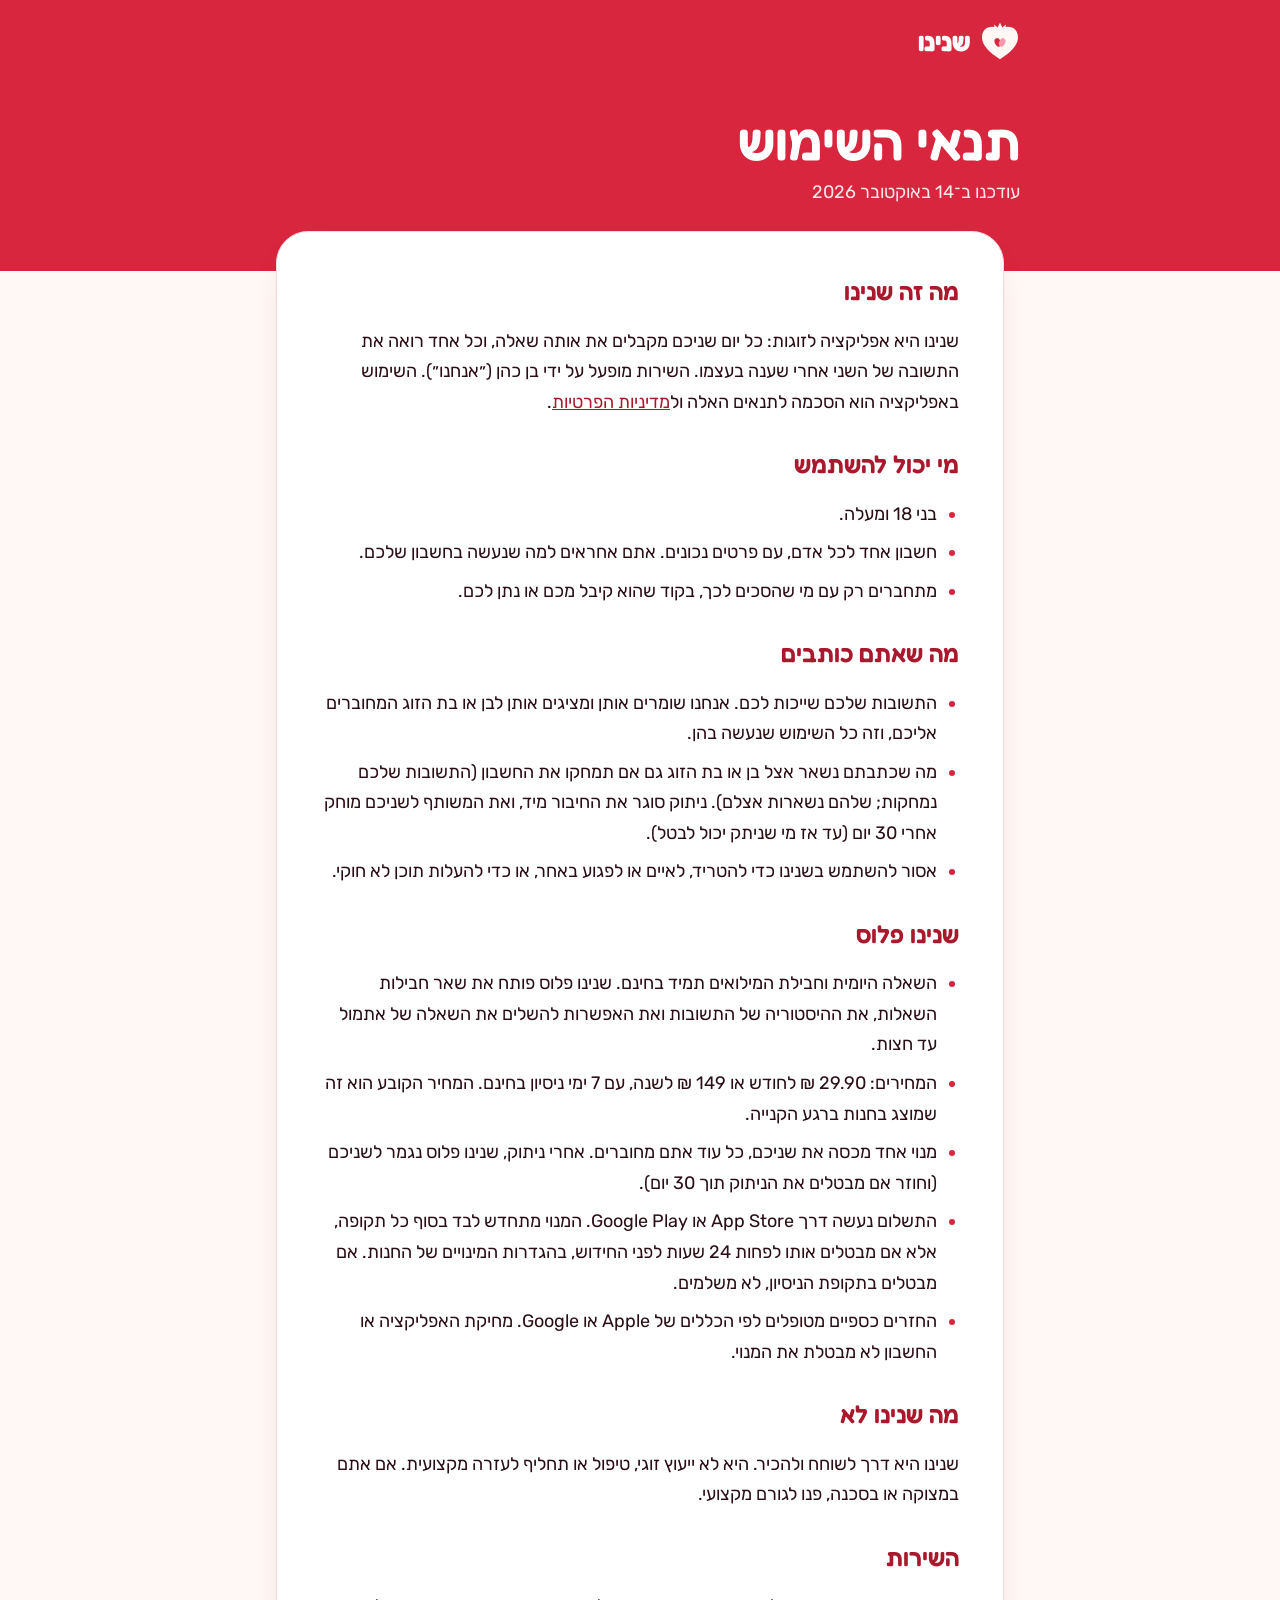
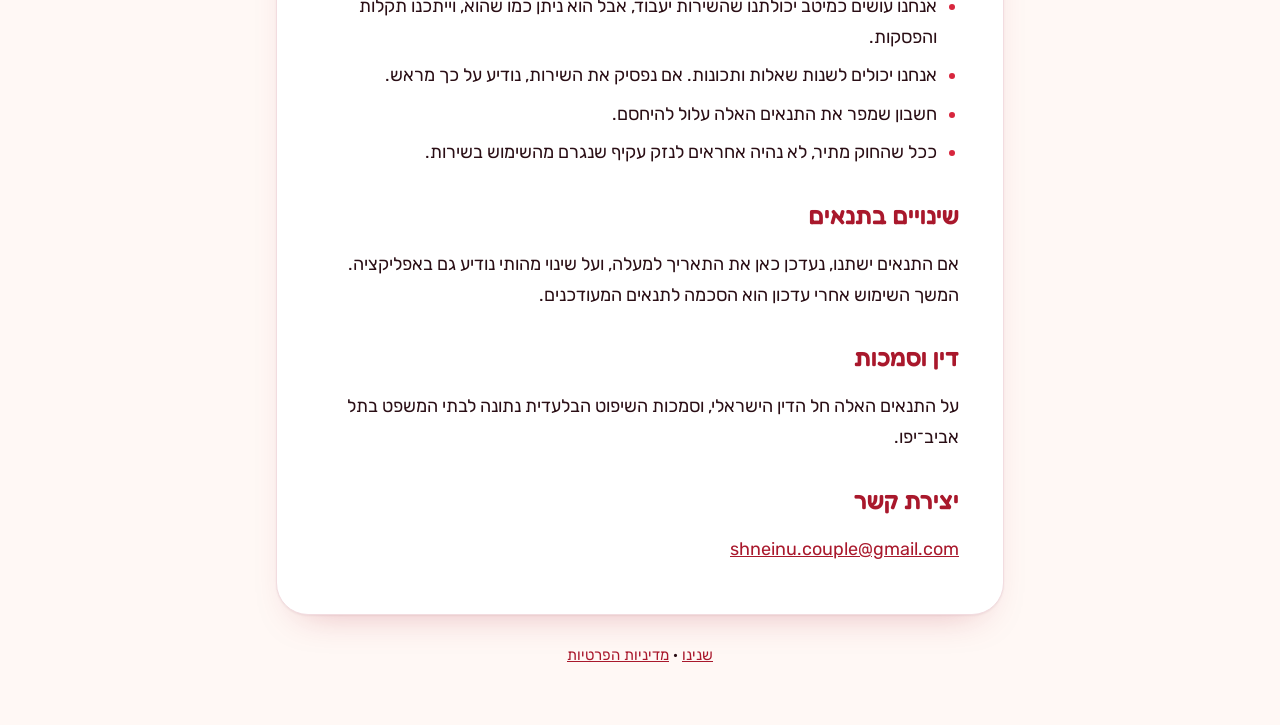
<file: terms.html>
<!doctype html>
<html lang="he" dir="rtl">
<head>
<meta charset="utf-8">
<meta name="viewport" content="width=device-width, initial-scale=1">
<link rel="preconnect" href="https://fonts.googleapis.com">
<link rel="preconnect" href="https://fonts.gstatic.com" crossorigin>
<link rel="stylesheet" href="https://fonts.googleapis.com/css2?family=Fredoka:wght@600;700&family=Rubik:wght@400;500;700&display=swap">
<link rel="stylesheet" href="style.css?v=3">
<title>תנאי השימוש · שנינו</title>
<link rel="icon" href="favicon.svg" type="image/svg+xml">
<link rel="apple-touch-icon" href="apple-touch-icon.png">
<link rel="canonical" href="https://shneinu.com/terms.html">
<meta name="theme-color" content="#D7263D">
<meta name="description" content="תנאי השימוש באפליקציה שנינו, במילים פשוטות.">
</head>
<body>
<header class="top">
<div class="top-inner">
  <a href="./" class="brand"><svg width="40" height="40" viewBox="0 0 100 100" aria-hidden="true"><path d="M39 28 L35 6 L44 14 L50 2 L56 14 L65 6 L61 28 Z" fill="#FFF8F5"/><path d="M50 93 C22 75 5 58 5 38 C5 22 16 12 30 12 C39 12 46 17 50 25 C54 17 61 12 70 12 C84 12 95 22 95 38 C95 58 78 75 50 93 Z" fill="#FFF8F5"/><ellipse cx="44.5" cy="51" rx="7.5" ry="11" transform="rotate(-24 44.5 51)" fill="#D7263D"/><ellipse cx="55.5" cy="51" rx="7.5" ry="11" transform="rotate(24 55.5 51)" fill="#F59AAE"/></svg><span class="mark">שנינו</span></a>
  <h1>תנאי השימוש</h1>
  <p>עודכנו ב־14 באוקטובר 2026</p>
</div>
</header>
<main class="doc">
<div class="sheet">

<h2>מה זה שנינו</h2>
<p>שנינו היא אפליקציה לזוגות: כל יום שניכם מקבלים את אותה שאלה, וכל אחד רואה את התשובה של השני אחרי שענה בעצמו. השירות מופעל על ידי בן כהן (״אנחנו״). השימוש באפליקציה הוא הסכמה לתנאים האלה ול<a href="privacy.html">מדיניות הפרטיות</a>.</p>

<h2>מי יכול להשתמש</h2>
<ul>
  <li>בני 18 ומעלה.</li>
  <li>חשבון אחד לכל אדם, עם פרטים נכונים. אתם אחראים למה שנעשה בחשבון שלכם.</li>
  <li>מתחברים רק עם מי שהסכים לכך, בקוד שהוא קיבל מכם או נתן לכם.</li>
</ul>

<h2>מה שאתם כותבים</h2>
<ul>
  <li>התשובות שלכם שייכות לכם. אנחנו שומרים אותן ומציגים אותן לבן או בת הזוג המחוברים אליכם, וזה כל השימוש שנעשה בהן.</li>
  <li>מה שכתבתם נשאר אצל בן או בת הזוג גם אם תמחקו את החשבון (התשובות שלכם נמחקות; שלהם נשארות אצלם). ניתוק סוגר את החיבור מיד, ואת המשותף לשניכם מוחק אחרי 30 יום (עד אז מי שניתק יכול לבטל).</li>
  <li>אסור להשתמש בשנינו כדי להטריד, לאיים או לפגוע באחר, או כדי להעלות תוכן לא חוקי.</li>
</ul>

<h2>שנינו פלוס</h2>
<ul>
  <li>השאלה היומית וחבילת המילואים תמיד בחינם. שנינו פלוס פותח את שאר חבילות השאלות, את ההיסטוריה של התשובות ואת האפשרות להשלים את השאלה של אתמול עד חצות.</li>
  <li>המחירים: 29.90 ₪ לחודש או 149 ₪ לשנה, עם 7 ימי ניסיון בחינם. המחיר הקובע הוא זה שמוצג בחנות ברגע הקנייה.</li>
  <li>מנוי אחד מכסה את שניכם, כל עוד אתם מחוברים. אחרי ניתוק, שנינו פלוס נגמר לשניכם (וחוזר אם מבטלים את הניתוק תוך 30 יום).</li>
  <li>התשלום נעשה דרך App Store או Google Play. המנוי מתחדש לבד בסוף כל תקופה, אלא אם מבטלים אותו לפחות 24 שעות לפני החידוש, בהגדרות המינויים של החנות. אם מבטלים בתקופת הניסיון, לא משלמים.</li>
  <li>החזרים כספיים מטופלים לפי הכללים של Apple או Google. מחיקת האפליקציה או החשבון לא מבטלת את המנוי.</li>
</ul>

<h2>מה שנינו לא</h2>
<p>שנינו היא דרך לשוחח ולהכיר. היא לא ייעוץ זוגי, טיפול או תחליף לעזרה מקצועית. אם אתם במצוקה או בסכנה, פנו לגורם מקצועי.</p>

<h2>השירות</h2>
<ul>
  <li>אנחנו עושים כמיטב יכולתנו שהשירות יעבוד, אבל הוא ניתן כמו שהוא, וייתכנו תקלות והפסקות.</li>
  <li>אנחנו יכולים לשנות שאלות ותכונות. אם נפסיק את השירות, נודיע על כך מראש.</li>
  <li>חשבון שמפר את התנאים האלה עלול להיחסם.</li>
  <li>ככל שהחוק מתיר, לא נהיה אחראים לנזק עקיף שנגרם מהשימוש בשירות.</li>
</ul>

<h2>שינויים בתנאים</h2>
<p>אם התנאים ישתנו, נעדכן כאן את התאריך למעלה, ועל שינוי מהותי נודיע גם באפליקציה. המשך השימוש אחרי עדכון הוא הסכמה לתנאים המעודכנים.</p>

<h2>דין וסמכות</h2>
<p>על התנאים האלה חל הדין הישראלי, וסמכות השיפוט הבלעדית נתונה לבתי המשפט בתל אביב־יפו.</p>

<h2>יצירת קשר</h2>
<p><a href="mailto:shneinu.couple@gmail.com">shneinu.couple@gmail.com</a></p>

</div>
<footer class="legal"><a href="./">שנינו</a> · <a href="privacy.html">מדיניות הפרטיות</a></footer>
</main>
</body>
</html>
</file>
<file: style.css>
/* Shneinu's public pages: the app's colours (see CLAUDE.md, Design), light
   and night. Flat only: no gradients. The red blocks stay red at night. */
:root {
  --bg: #FFF8F5;
  --surface: #FFFFFF;
  --ink: #2A0E15;
  --muted: #76505A;
  --line: #F2DCE0;
  --blush: #FFE4E9;
  --accent-text: #A9182C;
  --red: #D7263D;
  --red-panel: #B81D31;
  --red-edge: #8E1426;
  --pink: #F59AAE;
  --wine: #5A1428;
  --white: #FFFFFF;
  /* Text and marks on the red blocks, the same in both looks. */
  --on-red: #FFFFFF;
  --on-red-soft: #FFE4E9;
  --shadow: 0 1px 2px rgba(90, 20, 40, .06), 0 18px 40px -24px rgba(169, 24, 44, .35);
  --display: 'Fredoka', 'Rubik', 'Arial Hebrew', sans-serif;
  --body: 'Rubik', 'Arial Hebrew', Arial, sans-serif;
  color-scheme: light dark;
}
@media (prefers-color-scheme: dark) {
  :root {
    --bg: #1A1012;
    --surface: #26181B;
    --ink: #F8EDEF;
    --muted: #C9AEB4;
    --line: #3A2529;
    --blush: #3A1E25;
    --accent-text: #FF8A9B;
    --shadow: 0 1px 2px rgba(0, 0, 0, .3), 0 18px 40px -24px rgba(0, 0, 0, .7);
  }
}
* { box-sizing: border-box; }
/* Nothing may widen the page sideways: on phones that lets people zoom out
   into empty space. `clip` (not `hidden`) keeps the sticky header working. */
html, body { overflow-x: clip; max-width: 100%; }
html { -webkit-text-size-adjust: 100%; }
body {
  margin: 0;
  background: var(--bg);
  color: var(--ink);
  font: 18px/1.7 var(--body);
}
a { color: var(--accent-text); }
img, svg { max-width: 100%; }

/* ------------------------------------------------ legal pages (privacy, terms) */
.top { background: var(--red); color: var(--on-red); padding: 22px 20px 64px; }
.top .brand { color: var(--on-red); text-decoration: none; display: inline-flex; align-items: center; gap: 10px; }
.top .mark { font: 700 26px/1 var(--display); }
.top h1 { font: 600 clamp(34px, 6vw, 52px)/1.1 var(--display); margin: 40px auto 8px; max-width: 760px; text-wrap: balance; }
.top p { margin: 0 auto; max-width: 760px; color: var(--on-red-soft); }
.top-inner { max-width: 760px; margin: 0 auto; }
main.doc { max-width: 760px; margin: -40px auto 0; padding: 0 16px 56px; }
.sheet { background: var(--surface); border: 1px solid var(--line); border-radius: 32px; padding: 12px clamp(20px, 5vw, 44px) 32px; box-shadow: var(--shadow); }
.sheet h2 { font: 600 24px/1.3 var(--display); color: var(--accent-text); margin: 32px 0 8px; }
.sheet p, .sheet li { max-width: 68ch; }
.sheet ul { padding-inline-start: 22px; }
.sheet li { margin: 8px 0; }
.sheet li::marker { color: var(--red); }
footer.legal { text-align: center; font-size: 15px; margin-top: 28px; }
</file>
